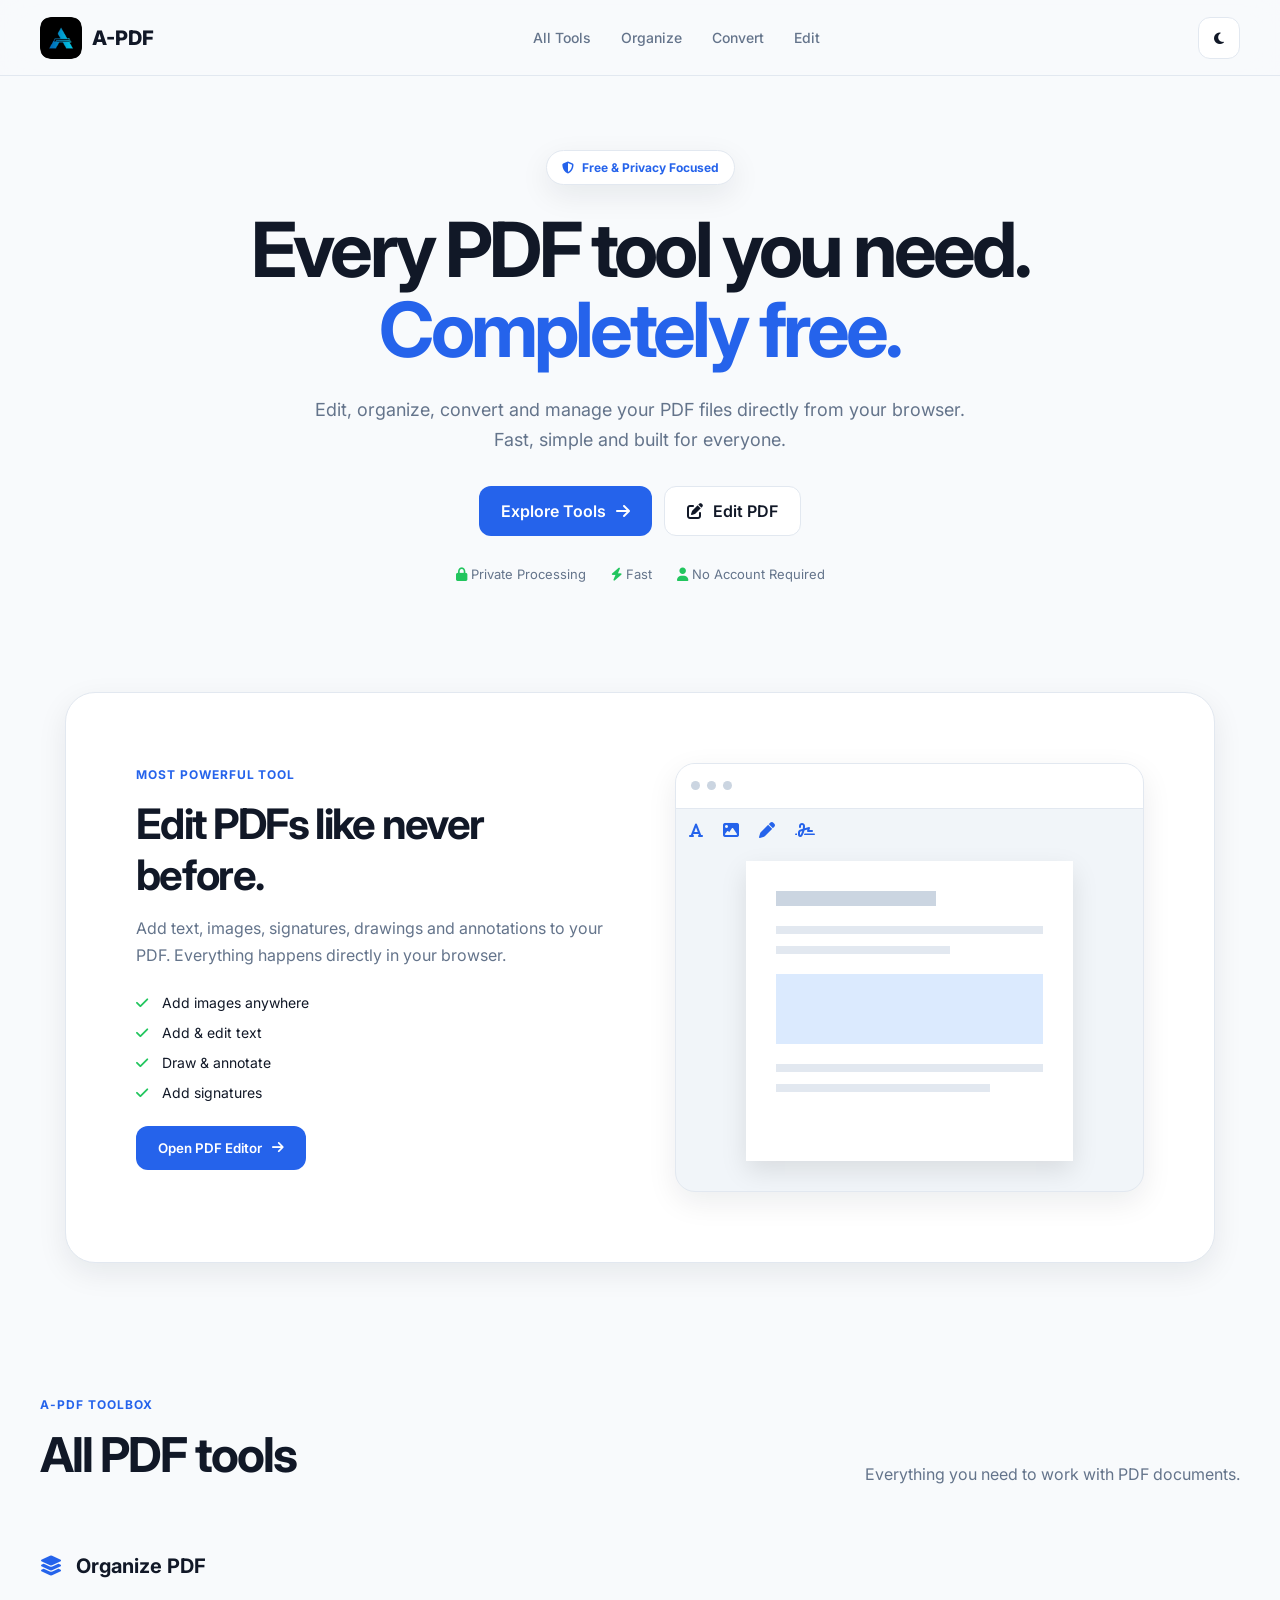
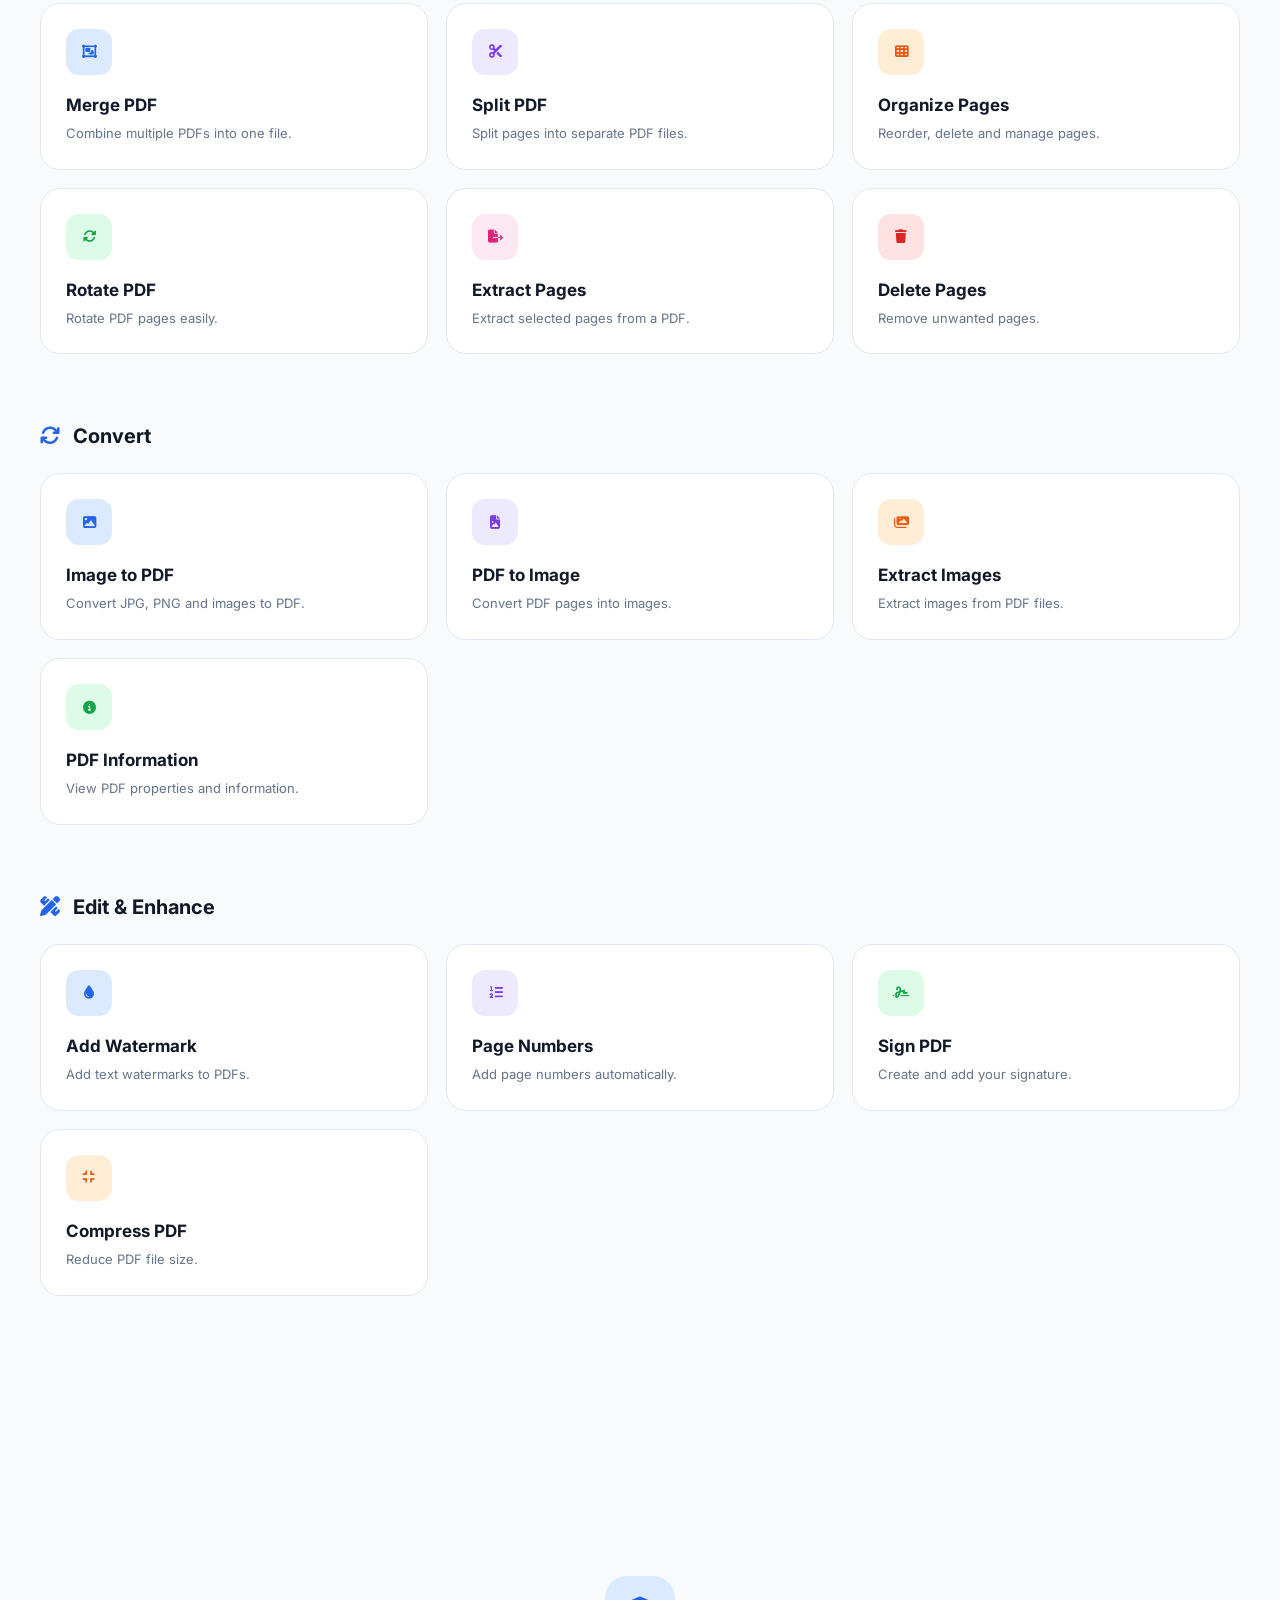
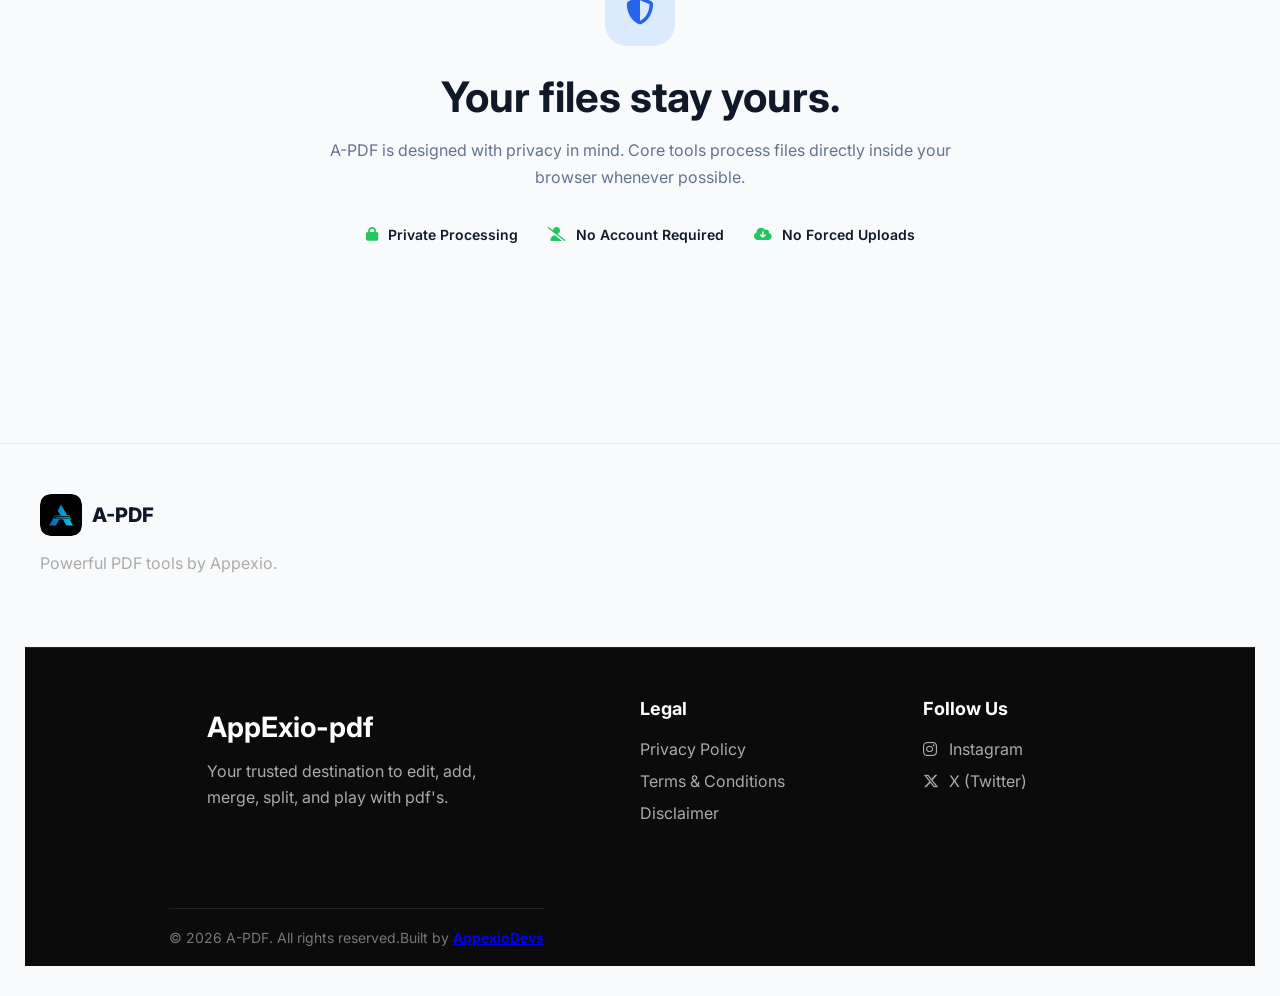
<file: index.html>
<!DOCTYPE html>
<html lang="en">
<head>
  <meta charset="UTF-8">
  <meta name="viewport" content="width=device-width, initial-scale=1.0">

  <title>A-PDF — Free Online PDF Tools</title>
  <link rel="icon" type="image/png" href="favicon.png">
  <meta name="description" content="A-PDF by Appexio. Free, fast and private PDF tools to edit, merge, split, convert and organize PDFs.A fully organized and optimized free pdf editor, organize, add, delete pages, merge, extract pdfs.">

  <link rel="preconnect" href="https://fonts.googleapis.com">
  <link rel="preconnect" href="https://fonts.gstatic.com" crossorigin>
  <link href="https://fonts.googleapis.com/css2?family=Inter:wght@400;500;600;700;800&display=swap" rel="stylesheet">

  <link rel="stylesheet" href="style.css">

  <!-- Icons -->
  <link rel="stylesheet"
    href="https://cdnjs.cloudflare.com/ajax/libs/font-awesome/6.5.2/css/all.min.css">
</head>

<body>

  <!-- NAVBAR -->
  <header class="navbar">
    <a href="#" class="logo">
      <img src="logo.png" alt="A-PDF Logo" class="logo-image">
     <span>A-PDF</span>
    </a>

    <nav class="nav-links">
      <a href="#tools">All Tools</a>
      <a href="#organize">Organize</a>
      <a href="#convert">Convert</a>
      <a href="#edit">Edit</a>
    </nav>

    <button class="theme-btn" id="themeBtn" aria-label="Toggle theme">
      <i class="fa-solid fa-moon"></i>
    </button>
  </header>


  <!-- HERO -->
  <main>

    <section class="hero">
      <div class="hero-badge">
        <i class="fa-solid fa-shield-halved"></i>
        Free & Privacy Focused
      </div>

      <h1>Every PDF tool you need.<br><span>Completely free.</span></h1>

      <p>
        Edit, organize, convert and manage your PDF files directly from your browser.
        Fast, simple and built for everyone.
      </p>

      <div class="hero-buttons">
        <a href="#tools" class="btn btn-primary">
          Explore Tools <i class="fa-solid fa-arrow-right"></i>
        </a>

        <a href="#editor" class="btn btn-secondary">
          <i class="fa-solid fa-pen-to-square"></i>
          Edit PDF
        </a>
      </div>

      <div class="trust-row">
        <span><i class="fa-solid fa-lock"></i> Private Processing</span>
        <span><i class="fa-solid fa-bolt"></i> Fast</span>
        <span><i class="fa-solid fa-user"></i> No Account Required</span>
      </div>
    </section>


    <!-- FEATURED EDITOR -->
    <section class="featured" id="editor">

      <div class="featured-content">
        <div class="section-tag">MOST POWERFUL TOOL</div>

        <h2>Edit PDFs like never before.</h2>

        <p>
          Add text, images, signatures, drawings and annotations to your PDF.
          Everything happens directly in your browser.
        </p>

        <ul>
          <li><i class="fa-solid fa-check"></i> Add images anywhere</li>
          <li><i class="fa-solid fa-check"></i> Add & edit text</li>
          <li><i class="fa-solid fa-check"></i> Draw & annotate</li>
          <li><i class="fa-solid fa-check"></i> Add signatures</li>
        </ul>

        <button class="btn btn-primary tool-button" data-tool="editor">
          Open PDF Editor
          <i class="fa-solid fa-arrow-right"></i>
        </button>
      </div>

      <div class="editor-preview">
        <div class="fake-window">
          <div class="window-top">
            <span></span><span></span><span></span>
          </div>

          <div class="fake-toolbar">
            <i class="fa-solid fa-font"></i>
            <i class="fa-solid fa-image"></i>
            <i class="fa-solid fa-pen"></i>
            <i class="fa-solid fa-signature"></i>
          </div>

          <div class="fake-paper">
            <div class="paper-title"></div>
            <div class="paper-line"></div>
            <div class="paper-line short"></div>
            <div class="fake-image"></div>
            <div class="paper-line"></div>
            <div class="paper-line medium"></div>
          </div>
        </div>
      </div>

    </section>


    <!-- ALL TOOLS -->
    <section class="tools-section" id="tools">

      <div class="section-heading">
        <div>
          <div class="section-tag">A-PDF TOOLBOX</div>
          <h2>All PDF tools</h2>
        </div>

        <p>Everything you need to work with PDF documents.</p>
      </div>


      <!-- ORGANIZE -->
      <div class="tool-category" id="organize">
        <h3><i class="fa-solid fa-layer-group"></i> Organize PDF</h3>

        <div class="tools-grid">

          <button class="tool-card" data-tool="merge">
            <div class="tool-icon blue"><i class="fa-solid fa-object-group"></i></div>
            <h4>Merge PDF</h4>
            <p>Combine multiple PDFs into one file.</p>
          </button>

          <button class="tool-card" data-tool="split">
            <div class="tool-icon purple"><i class="fa-solid fa-scissors"></i></div>
            <h4>Split PDF</h4>
            <p>Split pages into separate PDF files.</p>
          </button>

          <button class="tool-card" data-tool="organize">
            <div class="tool-icon orange"><i class="fa-solid fa-table-cells"></i></div>
            <h4>Organize Pages</h4>
            <p>Reorder, delete and manage pages.</p>
          </button>

          <button class="tool-card" data-tool="rotate">
            <div class="tool-icon green"><i class="fa-solid fa-rotate"></i></div>
            <h4>Rotate PDF</h4>
            <p>Rotate PDF pages easily.</p>
          </button>

          <button class="tool-card" data-tool="extract">
            <div class="tool-icon pink"><i class="fa-solid fa-file-export"></i></div>
            <h4>Extract Pages</h4>
            <p>Extract selected pages from a PDF.</p>
          </button>

          <button class="tool-card" data-tool="delete">
            <div class="tool-icon red"><i class="fa-solid fa-trash"></i></div>
            <h4>Delete Pages</h4>
            <p>Remove unwanted pages.</p>
          </button>

        </div>
      </div>


      <!-- CONVERT -->
      <div class="tool-category" id="convert">
        <h3><i class="fa-solid fa-arrows-rotate"></i> Convert</h3>

        <div class="tools-grid">

          <button class="tool-card" data-tool="images-to-pdf">
            <div class="tool-icon blue"><i class="fa-solid fa-image"></i></div>
            <h4>Image to PDF</h4>
            <p>Convert JPG, PNG and images to PDF.</p>
          </button>

          <button class="tool-card" data-tool="pdf-to-image">
            <div class="tool-icon purple"><i class="fa-solid fa-file-image"></i></div>
            <h4>PDF to Image</h4>
            <p>Convert PDF pages into images.</p>
          </button>

          <button class="tool-card" data-tool="extract-images">
            <div class="tool-icon orange"><i class="fa-solid fa-images"></i></div>
            <h4>Extract Images</h4>
            <p>Extract images from PDF files.</p>
          </button>

          <button class="tool-card" data-tool="metadata">
            <div class="tool-icon green"><i class="fa-solid fa-circle-info"></i></div>
            <h4>PDF Information</h4>
            <p>View PDF properties and information.</p>
          </button>

        </div>
      </div>


      <!-- EDIT -->
      <div class="tool-category" id="edit">
        <h3><i class="fa-solid fa-pen-ruler"></i> Edit & Enhance</h3>

        <div class="tools-grid">

          <button class="tool-card" data-tool="watermark">
            <div class="tool-icon blue"><i class="fa-solid fa-droplet"></i></div>
            <h4>Add Watermark</h4>
            <p>Add text watermarks to PDFs.</p>
          </button>

          <button class="tool-card" data-tool="page-numbers">
            <div class="tool-icon purple"><i class="fa-solid fa-list-ol"></i></div>
            <h4>Page Numbers</h4>
            <p>Add page numbers automatically.</p>
          </button>

          <button class="tool-card" data-tool="sign">
            <div class="tool-icon green"><i class="fa-solid fa-signature"></i></div>
            <h4>Sign PDF</h4>
            <p>Create and add your signature.</p>
          </button>

          <button class="tool-card" data-tool="compress">
            <div class="tool-icon orange"><i class="fa-solid fa-compress"></i></div>
            <h4>Compress PDF</h4>
            <p>Reduce PDF file size.</p>
          </button>

        </div>
      </div>

    </section>


    <!-- PRIVACY -->
    <section class="privacy">

      <div class="privacy-icon">
        <i class="fa-solid fa-shield-halved"></i>
      </div>

      <h2>Your files stay yours.</h2>

      <p>
        A-PDF is designed with privacy in mind. Core tools process files
        directly inside your browser whenever possible.
      </p>

      <div class="privacy-items">
        <div>
          <i class="fa-solid fa-lock"></i>
          <span>Private Processing</span>
        </div>

        <div>
          <i class="fa-solid fa-user-slash"></i>
          <span>No Account Required</span>
        </div>

        <div>
          <i class="fa-solid fa-cloud-arrow-down"></i>
          <span>No Forced Uploads</span>
        </div>
      </div>

    </section>


  </main>


  <!-- FOOTER -->
  <footer>

    <div class="footer-brand">
      <div class="logo">
        <img src="logo.png" alt="A-PDF Logo" class="logo-image">
     <span>A-PDF</span>
      </div>

      <p>Powerful PDF tools by Appexio.</p>
    </div>

    <footer class="site-footer">
  <div class="footer-container">

    <!-- Brand -->
    <div class="footer-brand">
      <h2>AppExio-pdf</h2>
      <p>Your trusted destination to edit, add, merge, split, and play with pdf's.</p>
    </div>

    <!-- Legal -->
    <div class="footer-column">
      <h3>Legal</h3>
      <a href="privacy.html">Privacy Policy</a>
      <a href="terms.html">Terms & Conditions</a>
      <a href="disclaimer.html">Disclaimer</a>
    </div>

    <!-- Social -->
    <div class="footer-column">
      <h3>Follow Us</h3>
      <a href="https://instagram.com/appexiodev" target="_blank">
        <i class="fa-brands fa-instagram"></i> Instagram
      </a>

      <a href="https://x.com/appexiodev" target="_blank">
        <i class="fa-brands fa-x-twitter"></i> X (Twitter)
      </a>
      
    </div>

    <div class="footer-bottom">
      <span>© 2026 A-PDF. All rights reserved.</span>
      
      <span>Built by <strong><a href="https://appexiodev.github.io">
      AppexioDevs
    </a> </strong>
      </span>
      
    </div>

  </footer>
  

  <script src="script.js"></script>

    <style>/* =========================
   FOOTER
========================= */

.site-footer {
  background: #0b0b0b;
  color: white;
  padding: 50px 8% 20px;
  margin-top: 70px;
  border-top: 1px solid #222;
}

.footer-container {
  display: grid;
  grid-template-columns: 2fr 1fr 1fr;
  gap: 50px;
  max-width: 1200px;
  margin: auto;
}

.footer-brand h2 {
  font-size: 28px;
  margin-bottom: 12px;
}

.footer-brand p {
  color: #aaa;
  line-height: 1.6;
  max-width: 300px;
}

.footer-column {
  display: flex;
  flex-direction: column;
  gap: 12px;
}

.footer-column h3 {
  font-size: 18px;
  margin-bottom: 8px;
}

.footer-column a {
  color: #aaa;
  text-decoration: none;
  transition: 0.3s;
}

.footer-column a:hover {
  color: #ffffff;
  transform: translateX(4px);
}

.footer-column i {
  width: 22px;
}

.footer-bottom {
  border-top: 1px solid #222;
  margin-top: 35px;
  padding-top: 20px;
  text-align: center;
  color: #777;
  font-size: 14px;
}

/* Mobile Responsive */
@media (max-width: 768px) {
  .site-footer {
    padding: 40px 25px 20px;
  }

  .footer-container {
    grid-template-columns: 1fr;
    gap: 35px;
  }
}
    </style>

</body>
</html>
</file>
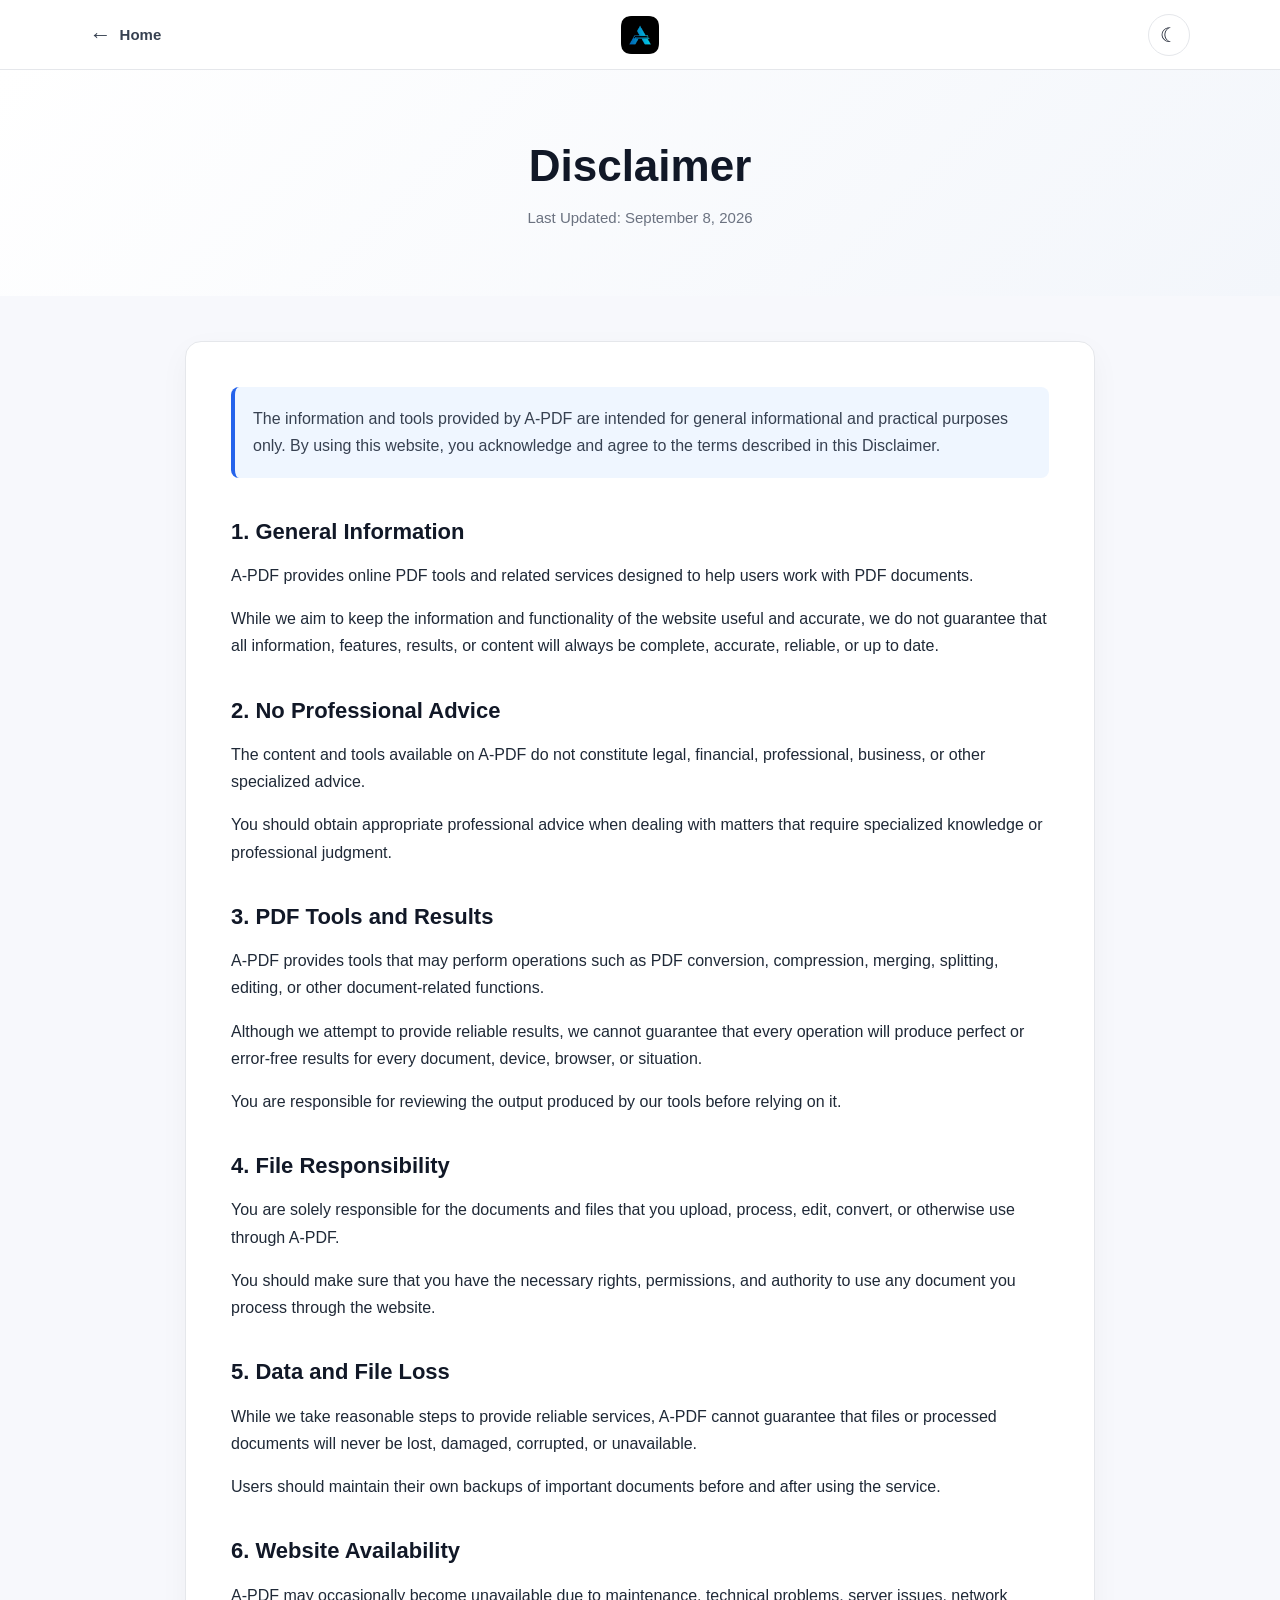
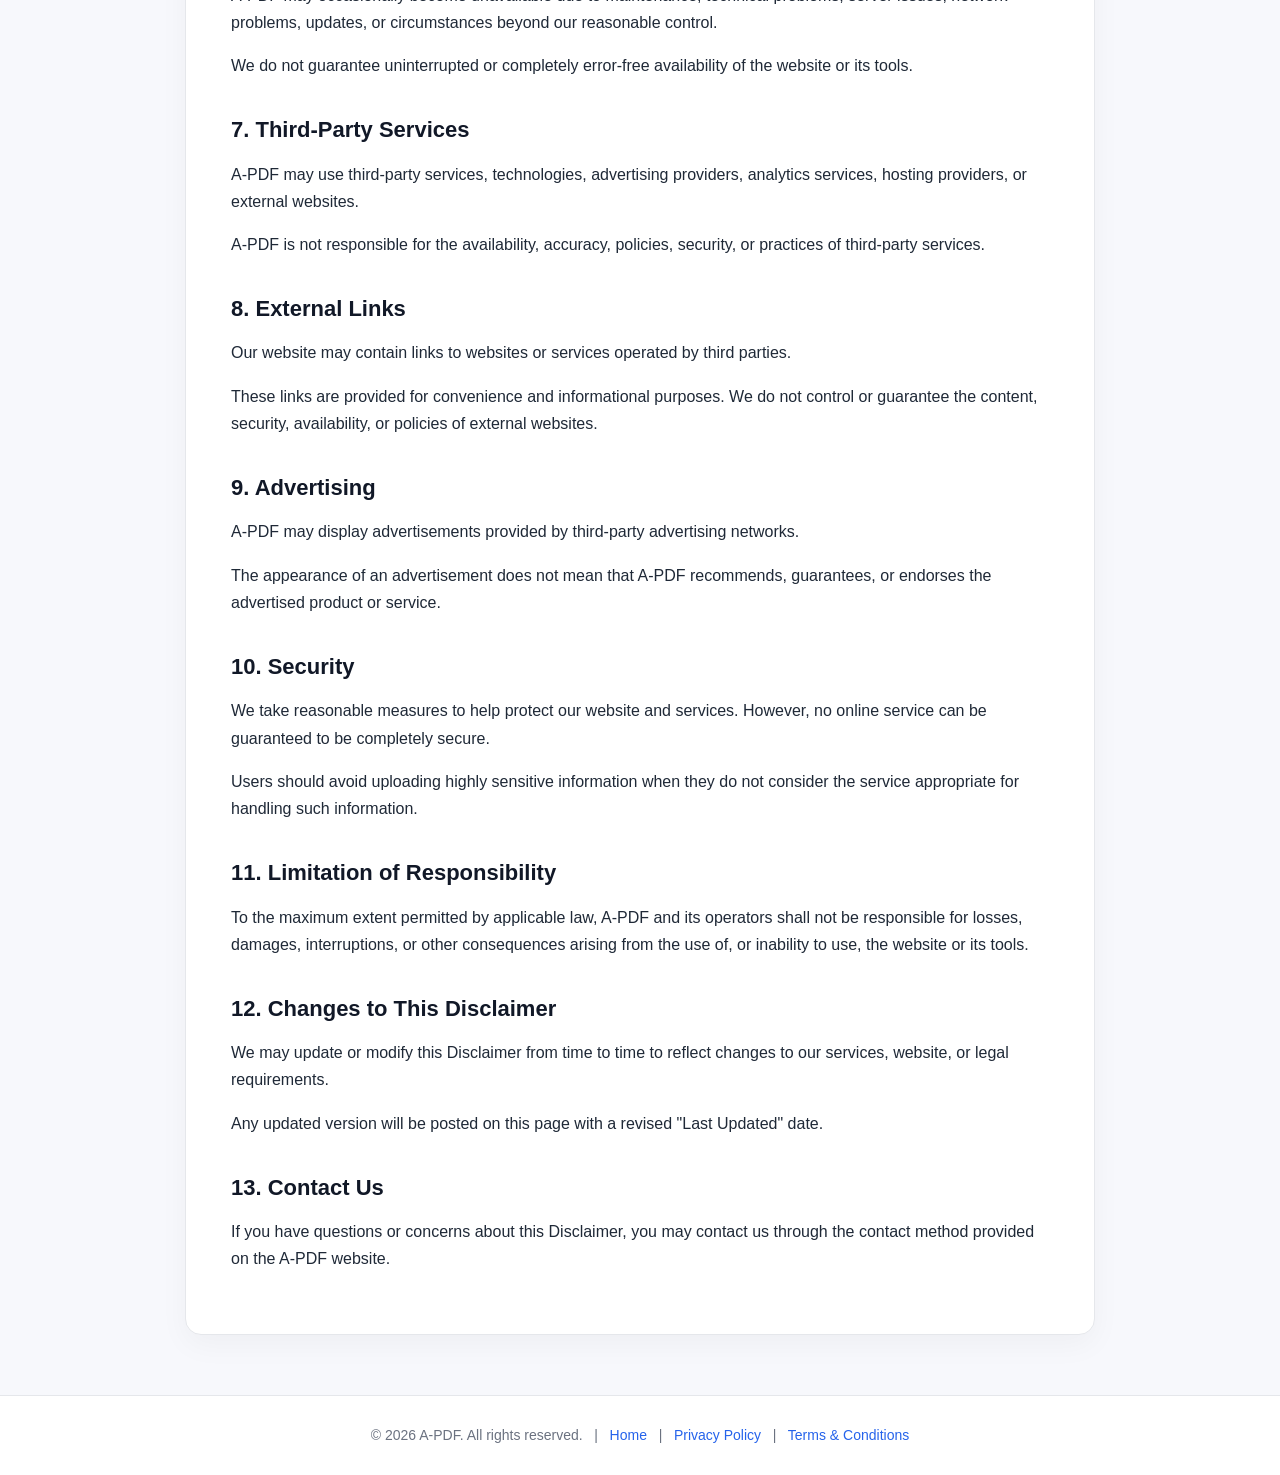
<file: Disclaimer.html>
<!DOCTYPE html>
<html lang="en">
<head>
  <meta charset="UTF-8">

  <meta name="viewport" content="width=device-width, initial-scale=1.0">

  <meta
    name="description"
    content="A-PDF Disclaimer — Important information about the use of A-PDF PDF tools and services."
  >

  <title>Disclaimer — A-PDF</title>

  <!-- Prevent theme flash -->
  <script>
    (() => {
      const savedTheme = localStorage.getItem("a-pdf-theme");

      if (savedTheme === "dark") {
        document.documentElement.classList.add("dark");
      }
    })();
  </script>

  <style>
    * {
      box-sizing: border-box;
      margin: 0;
      padding: 0;
    }

    html {
      scroll-behavior: smooth;
    }

    body {
      font-family: Arial, Helvetica, sans-serif;
      background: #f7f8fc;
      color: #1f2937;
      line-height: 1.7;
      transition:
        background 0.3s ease,
        color 0.3s ease;
    }

    /* =========================
       HEADER
    ========================= */

    header {
      height: 70px;
      background: #ffffff;
      border-bottom: 1px solid #e5e7eb;

      display: flex;
      align-items: center;

      padding: 0 7%;

      position: sticky;
      top: 0;
      z-index: 1000;

      transition:
        background 0.3s ease,
        border-color 0.3s ease;
    }

    .back-btn {
      display: inline-flex;
      align-items: center;
      gap: 8px;

      text-decoration: none;

      color: #374151;

      font-size: 15px;
      font-weight: 600;

      transition: color 0.25s ease;
    }

    .back-btn:hover {
      color: #2563eb;
    }

    .back-arrow {
      font-size: 22px;
      line-height: 1;
    }

    /* =========================
       LOGO
    ========================= */

    .logo {
      position: absolute;

      left: 50%;
      top: 50%;

      transform: translate(-50%, -50%);

      display: flex;
      align-items: center;
      justify-content: center;

      width: 160px;
      height: 50px;

      text-decoration: none;
    }

    .logo img {
      display: block;

      width: auto;
      height: 38px;

      max-width: 150px;

      object-fit: contain;
    }

    /* =========================
       THEME BUTTON
    ========================= */

    .theme-btn {
      position: absolute;
      right: 7%;

      width: 42px;
      height: 42px;

      border: 1px solid #e5e7eb;
      border-radius: 50%;

      background: #ffffff;
      color: #111827;

      font-size: 20px;

      cursor: pointer;

      display: flex;
      align-items: center;
      justify-content: center;

      transition:
        background 0.25s ease,
        color 0.25s ease,
        border-color 0.25s ease,
        transform 0.25s ease;
    }

    .theme-btn:hover {
      transform: scale(1.06);
    }

    /* =========================
       HERO
    ========================= */

    .hero {
      text-align: center;

      padding: 70px 20px 50px;

      background:
        linear-gradient(
          135deg,
          #ffffff,
          #f3f6fb
        );

      transition:
        background 0.3s ease;
    }

    .hero h1 {
      font-size: 44px;
      line-height: 1.2;

      color: #111827;

      margin-bottom: 12px;
    }

    .hero p {
      color: #6b7280;

      font-size: 15px;
    }

    /* =========================
       CONTENT
    ========================= */

    .container {
      max-width: 950px;

      margin: 45px auto;

      padding: 0 20px;
    }

    .disclaimer-card {
      background: #ffffff;

      border: 1px solid #e5e7eb;

      border-radius: 16px;

      padding: 45px;

      box-shadow:
        0 10px 30px rgba(0, 0, 0, 0.04);

      transition:
        background 0.3s ease,
        border-color 0.3s ease;
    }

    /* =========================
       INTRO
    ========================= */

    .intro {
      background: #eff6ff;

      border-left: 4px solid #2563eb;

      padding: 18px;

      border-radius: 8px;

      margin-bottom: 35px;

      color: #374151;

      transition:
        background 0.3s ease,
        color 0.3s ease;
    }

    /* =========================
       TEXT
    ========================= */

    h2 {
      font-size: 22px;

      color: #111827;

      margin-top: 32px;
      margin-bottom: 12px;

      transition: color 0.3s ease;
    }

    h2:first-of-type {
      margin-top: 0;
    }

    p {
      margin-bottom: 16px;
    }

    ul {
      margin:
        10px 0 20px 22px;
    }

    li {
      margin-bottom: 8px;
    }

    a {
      color: #2563eb;
      text-decoration: none;
    }

    a:hover {
      text-decoration: underline;
    }

    /* =========================
       FOOTER
    ========================= */

    footer {
      margin-top: 60px;

      padding: 28px 20px;

      text-align: center;

      background: #ffffff;

      border-top: 1px solid #e5e7eb;

      color: #6b7280;

      font-size: 14px;

      transition:
        background 0.3s ease,
        border-color 0.3s ease,
        color 0.3s ease;
    }

    footer a {
      color: #2563eb;
      text-decoration: none;
    }

    footer a:hover {
      text-decoration: underline;
    }

    /* =========================
       DARK MODE
    ========================= */

    html.dark body {
      background: #0f172a;
      color: #e5e7eb;
    }

    html.dark header {
      background: #111827;
      border-color: #1f2937;
    }

    html.dark .back-btn {
      color: #e5e7eb;
    }

    html.dark .back-btn:hover {
      color: #60a5fa;
    }

    html.dark .theme-btn {
      background: #1f2937;
      border-color: #374151;
      color: #f9fafb;
    }

    html.dark .hero {
      background:
        linear-gradient(
          135deg,
          #111827,
          #0f172a
        );
    }

    html.dark .hero h1 {
      color: #f9fafb;
    }

    html.dark .hero p {
      color: #9ca3af;
    }

    html.dark .disclaimer-card {
      background: #111827;
      border-color: #1f2937;

      box-shadow: none;
    }

    html.dark .intro {
      background: #172554;
      border-color: #3b82f6;
      color: #dbeafe;
    }

    html.dark h2 {
      color: #f9fafb;
    }

    html.dark p,
    html.dark ul {
      color: #cbd5e1;
    }

    html.dark footer {
      background: #111827;
      border-color: #1f2937;
      color: #9ca3af;
    }

    html.dark footer a {
      color: #60a5fa;
    }

    /* =========================
       MOBILE
    ========================= */

    @media (max-width: 600px) {

      header {
        height: 64px;
        padding: 0 18px;
      }

      .back-btn {
        font-size: 14px;
      }

      .back-arrow {
        font-size: 27px;
      }

      .back-text {
        display: none;
      }

      .logo {
        width: 130px;
        height: 45px;
      }

      .logo img {
        height: 34px;
        max-width: 125px;
      }

      .theme-btn {
        right: 18px;

        width: 38px;
        height: 38px;

        font-size: 18px;
      }

      .hero {
        padding:
          50px 20px 35px;
      }

      .hero h1 {
        font-size: 34px;
      }

      .container {
        margin: 30px auto;
        padding: 0 15px;
      }

      .disclaimer-card {
        padding: 25px 20px;
        border-radius: 12px;
      }

      h2 {
        font-size: 20px;
      }

      p,
      li {
        font-size: 15px;
      }

      footer {
        padding:
          25px 15px;
      }
    }
  </style>
</head>

<body>

  <!-- =========================
       HEADER
  ========================= -->

  <header>

    <a href="index.html" class="back-btn">
      <span class="back-arrow">←</span>
      <span class="back-text">Home</span>
    </a>

    <a href="index.html" class="logo">
      <img
        src="logo.png"
        alt="A-PDF Logo"
      >
    </a>

    <button
      id="themeToggle"
      class="theme-btn"
      aria-label="Toggle dark mode"
      title="Toggle theme">
      ☾
    </button>

  </header>


  <!-- =========================
       HERO
  ========================= -->

  <section class="hero">

    <h1>Disclaimer</h1>

    <p>
      Last Updated: September 8, 2026
    </p>

  </section>


  <!-- =========================
       CONTENT
  ========================= -->

  <main class="container">

    <article class="disclaimer-card">

      <div class="intro">
        The information and tools provided by A-PDF are intended
        for general informational and practical purposes only.
        By using this website, you acknowledge and agree to the
        terms described in this Disclaimer.
      </div>


      <h2>1. General Information</h2>

      <p>
        A-PDF provides online PDF tools and related services
        designed to help users work with PDF documents.
      </p>

      <p>
        While we aim to keep the information and functionality
        of the website useful and accurate, we do not guarantee
        that all information, features, results, or content will
        always be complete, accurate, reliable, or up to date.
      </p>


      <h2>2. No Professional Advice</h2>

      <p>
        The content and tools available on A-PDF do not constitute
        legal, financial, professional, business, or other
        specialized advice.
      </p>

      <p>
        You should obtain appropriate professional advice when
        dealing with matters that require specialized knowledge
        or professional judgment.
      </p>


      <h2>3. PDF Tools and Results</h2>

      <p>
        A-PDF provides tools that may perform operations such as
        PDF conversion, compression, merging, splitting,
        editing, or other document-related functions.
      </p>

      <p>
        Although we attempt to provide reliable results, we cannot
        guarantee that every operation will produce perfect or
        error-free results for every document, device, browser,
        or situation.
      </p>

      <p>
        You are responsible for reviewing the output produced by
        our tools before relying on it.
      </p>


      <h2>4. File Responsibility</h2>

      <p>
        You are solely responsible for the documents and files
        that you upload, process, edit, convert, or otherwise use
        through A-PDF.
      </p>

      <p>
        You should make sure that you have the necessary rights,
        permissions, and authority to use any document you process
        through the website.
      </p>


      <h2>5. Data and File Loss</h2>

      <p>
        While we take reasonable steps to provide reliable
        services, A-PDF cannot guarantee that files or processed
        documents will never be lost, damaged, corrupted, or
        unavailable.
      </p>

      <p>
        Users should maintain their own backups of important
        documents before and after using the service.
      </p>


      <h2>6. Website Availability</h2>

      <p>
        A-PDF may occasionally become unavailable due to
        maintenance, technical problems, server issues,
        network problems, updates, or circumstances beyond
        our reasonable control.
      </p>

      <p>
        We do not guarantee uninterrupted or completely
        error-free availability of the website or its tools.
      </p>


      <h2>7. Third-Party Services</h2>

      <p>
        A-PDF may use third-party services, technologies,
        advertising providers, analytics services, hosting
        providers, or external websites.
      </p>

      <p>
        A-PDF is not responsible for the availability,
        accuracy, policies, security, or practices of
        third-party services.
      </p>


      <h2>8. External Links</h2>

      <p>
        Our website may contain links to websites or services
        operated by third parties.
      </p>

      <p>
        These links are provided for convenience and informational
        purposes. We do not control or guarantee the content,
        security, availability, or policies of external websites.
      </p>


      <h2>9. Advertising</h2>

      <p>
        A-PDF may display advertisements provided by third-party
        advertising networks.
      </p>

      <p>
        The appearance of an advertisement does not mean that
        A-PDF recommends, guarantees, or endorses the advertised
        product or service.
      </p>


      <h2>10. Security</h2>

      <p>
        We take reasonable measures to help protect our website
        and services. However, no online service can be guaranteed
        to be completely secure.
      </p>

      <p>
        Users should avoid uploading highly sensitive information
        when they do not consider the service appropriate for
        handling such information.
      </p>


      <h2>11. Limitation of Responsibility</h2>

      <p>
        To the maximum extent permitted by applicable law,
        A-PDF and its operators shall not be responsible for
        losses, damages, interruptions, or other consequences
        arising from the use of, or inability to use, the
        website or its tools.
      </p>


      <h2>12. Changes to This Disclaimer</h2>

      <p>
        We may update or modify this Disclaimer from time to time
        to reflect changes to our services, website, or legal
        requirements.
      </p>

      <p>
        Any updated version will be posted on this page with a
        revised "Last Updated" date.
      </p>


      <h2>13. Contact Us</h2>

      <p>
        If you have questions or concerns about this Disclaimer,
        you may contact us through the contact method provided
        on the A-PDF website.
      </p>

    </article>

  </main>


  <!-- =========================
       FOOTER
  ========================= -->

  <footer>

    © 2026 A-PDF. All rights reserved.

    &nbsp; | &nbsp;

    <a href="index.html">Home</a>

    &nbsp; | &nbsp;

    <a href="privacy-policy.html">
      Privacy Policy
    </a>

    &nbsp; | &nbsp;

    <a href="terms.html">
      Terms &amp; Conditions
    </a>

  </footer>


  <!-- =========================
       THEME SCRIPT
  ========================= -->

  <script>

    const themeToggle =
      document.getElementById("themeToggle");

    const isDark =
      document.documentElement.classList.contains("dark");

    themeToggle.textContent =
      isDark ? "☀" : "☾";


    themeToggle.addEventListener("click", function () {

      document.documentElement.classList.toggle("dark");

      const darkMode =
        document.documentElement.classList.contains("dark");

      themeToggle.textContent =
        darkMode ? "☀" : "☾";

      localStorage.setItem(
        "a-pdf-theme",
        darkMode ? "dark" : "light"
      );

    });

  </script>

</body>
</html>
</file>
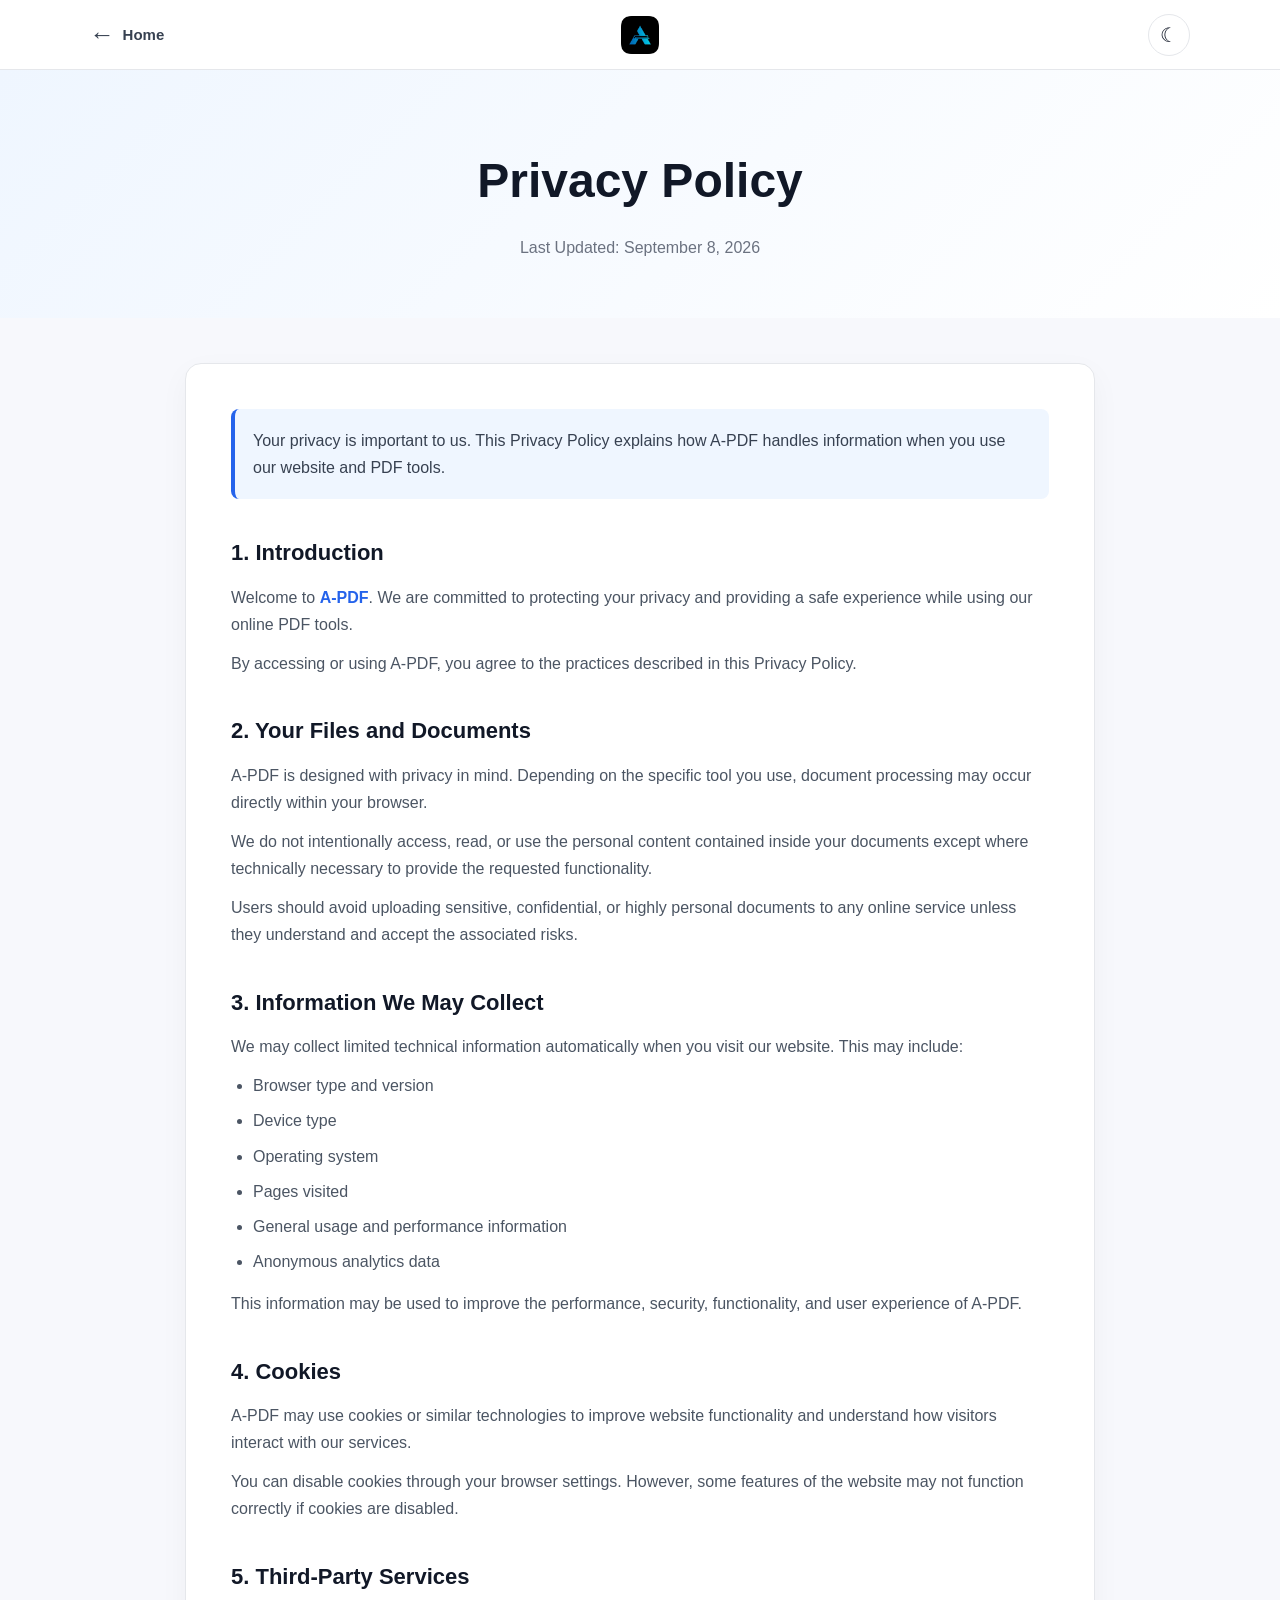
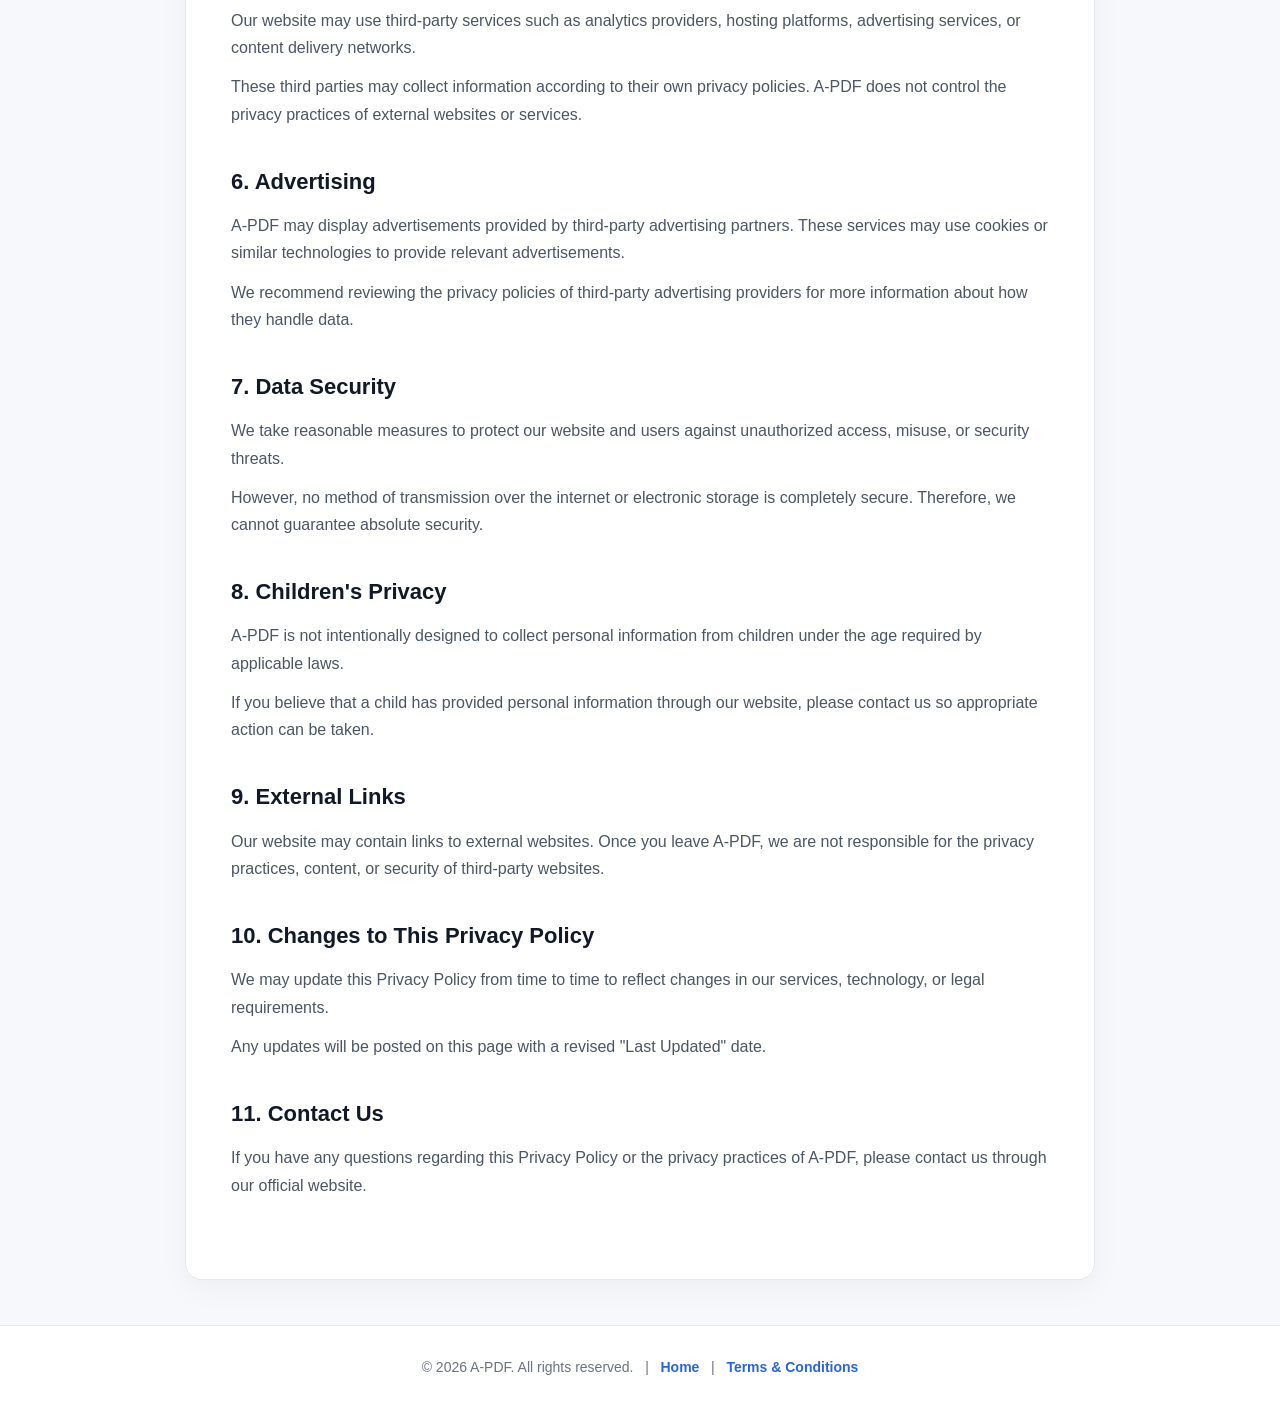
<file: privacy.html>
<!DOCTYPE html>

<html lang="en">
<head>
  <meta charset="UTF-8">
  <meta name="viewport" content="width=device-width, initial-scale=1.0">

  <title>Privacy Policy | A-PDF</title>
  <meta name="description" content="Read the A-PDF Privacy Policy to understand how we handle privacy, documents, and information.">

  <style>
    * {
      margin: 0;
      padding: 0;
      box-sizing: border-box;
    }

    html {
      scroll-behavior: smooth;
    }

    body {
      font-family: Arial, Helvetica, sans-serif;
      background: #f7f8fc;
      color: #1f2937;
      line-height: 1.7;
      transition: background 0.3s ease, color 0.3s ease;
    }

    /* ================= HEADER ================= */

    header {
      height: 70px;
      background: #ffffff;
      border-bottom: 1px solid #e5e7eb;

      display: flex;
      align-items: center;

      padding: 0 7%;

      position: sticky;
      top: 0;
      z-index: 1000;

      transition: background 0.3s ease, border-color 0.3s ease;
    }

    /* HOME */

    .back-btn {
      display: inline-flex;
      align-items: center;
      gap: 8px;

      text-decoration: none;

      color: #374151;

      font-size: 15px;
      font-weight: 600;

      transition: color 0.25s ease;
    }

    .back-btn:hover {
      color: #2563eb;
    }

    .back-arrow {
      font-size: 25px;
      line-height: 1;

      transition: transform 0.25s ease;
    }

    .back-btn:hover .back-arrow {
      transform: translateX(-4px);
    }


    /* LOGO */

    .logo {
      position: absolute;

      left: 50%;
      top: 50%;

      transform: translate(-50%, -50%);

      display: flex;
      align-items: center;
      justify-content: center;

      width: 160px;
      height: 50px;

      text-decoration: none;
    }

    .logo img {
      display: block;

      width: auto;
      height: 38px;

      max-width: 150px;

      object-fit: contain;
    }


    /* THEME BUTTON */

    .theme-btn {
      position: absolute;

      right: 7%;

      width: 42px;
      height: 42px;

      border: 1px solid #e5e7eb;

      border-radius: 50%;

      background: #ffffff;
      color: #111827;

      font-size: 20px;

      cursor: pointer;

      display: flex;
      align-items: center;
      justify-content: center;

      transition:
        background 0.25s ease,
        color 0.25s ease,
        border-color 0.25s ease,
        transform 0.25s ease;
    }

    .theme-btn:hover {
      transform: scale(1.06);
    }


    /* ================= HERO ================= */

    .hero {
      text-align: center;

      padding: 70px 20px 45px;

      background: linear-gradient(
        135deg,
        #eff6ff,
        #ffffff
      );

      transition: background 0.3s ease;
    }

    .hero h1 {
      font-size: clamp(32px, 5vw, 48px);

      color: #111827;

      margin-bottom: 12px;

      transition: color 0.3s ease;
    }

    .hero p {
      color: #6b7280;

      font-size: 16px;
    }


    /* ================= CONTENT ================= */

    .container {
      max-width: 950px;

      margin: 45px auto;

      padding: 0 20px;
    }

    .policy-card {
      background: #ffffff;

      border: 1px solid #e5e7eb;

      border-radius: 16px;

      padding: 45px;

      box-shadow:
        0 10px 30px rgba(0, 0, 0, 0.04);

      transition:
        background 0.3s ease,
        border-color 0.3s ease;
    }


    /* INTRO */

    .intro {
      background: #eff6ff;

      border-left: 4px solid #2563eb;

      padding: 18px;

      border-radius: 8px;

      margin-bottom: 35px;

      color: #374151;

      transition:
        background 0.3s ease,
        color 0.3s ease;
    }


    /* TEXT */

    section {
      margin-bottom: 35px;
    }

    h2 {
      font-size: 22px;

      color: #111827;

      margin-bottom: 12px;
    }

    p {
      color: #4b5563;

      margin-bottom: 12px;
    }

    ul {
      padding-left: 22px;

      color: #4b5563;

      margin-bottom: 15px;
    }

    li {
      margin-bottom: 8px;
    }

    .highlight {
      font-weight: 600;

      color: #2563eb;
    }


    /* ================= FOOTER ================= */

    footer {
      text-align: center;

      padding: 30px 20px;

      color: #6b7280;

      font-size: 14px;

      border-top: 1px solid #e5e7eb;

      background: #ffffff;

      transition:
        background 0.3s ease,
        border-color 0.3s ease;
    }

    footer a {
      color: #2563eb;

      text-decoration: none;

      font-weight: 600;
    }


    /* ================= DARK MODE ================= */

    body.dark {
      background: #0f172a;
      color: #e5e7eb;
    }

    body.dark header {
      background: #111827;
      border-color: #1f2937;
    }

    body.dark .back-btn {
      color: #e5e7eb;
    }

    body.dark .back-btn:hover {
      color: #60a5fa;
    }

    body.dark .theme-btn {
      background: #1f2937;
      border-color: #374151;
      color: #f9fafb;
    }

    body.dark .hero {
      background: linear-gradient(
        135deg,
        #111827,
        #0f172a
      );
    }

    body.dark .hero h1 {
      color: #f9fafb;
    }

    body.dark .hero p {
      color: #9ca3af;
    }

    body.dark .policy-card {
      background: #111827;
      border-color: #1f2937;
      box-shadow: none;
    }

    body.dark .intro {
      background: #172554;
      border-color: #3b82f6;
      color: #dbeafe;
    }

    body.dark h2 {
      color: #f9fafb;
    }

    body.dark p,
    body.dark ul {
      color: #cbd5e1;
    }

    body.dark .highlight {
      color: #60a5fa;
    }

    body.dark footer {
      background: #111827;
      border-color: #1f2937;
      color: #9ca3af;
    }

    body.dark footer a {
      color: #60a5fa;
    }


    /* ================= MOBILE ================= */

    @media (max-width: 600px) {

      header {
        height: 64px;
        padding: 0 18px;
      }

      .back-btn {
        font-size: 14px;
      }

      .back-arrow {
        font-size: 27px;
      }

      .back-text {
        display: none;
      }

      .logo {
        width: 130px;
        height: 45px;
      }

      .logo img {
        height: 34px;
        max-width: 125px;
      }

      .theme-btn {
        right: 18px;

        width: 38px;
        height: 38px;

        font-size: 18px;
      }

      .hero {
        padding: 50px 20px 35px;
      }

      .hero h1 {
        font-size: 34px;
      }

      .container {
        margin: 30px auto;
        padding: 0 15px;
      }

      .policy-card {
        padding: 25px 20px;
        border-radius: 12px;
      }

      h2 {
        font-size: 20px;
      }
    }
  </style>

</head>

<body>

  <!-- ================= HEADER ================= -->

  <header>


<a href="index.html" class="back-btn">
  <span class="back-arrow">←</span>
  <span class="back-text">Home</span>
</a>


<a href="index.html" class="logo">
  <img src="logo.png" alt="A-PDF Logo">
</a>


<button
  id="themeToggle"
  class="theme-btn"
  aria-label="Toggle dark mode"
  title="Toggle theme">
  ☾
</button>


  </header>

  <!-- ================= HERO ================= -->

  <section class="hero">


<h1>Privacy Policy</h1>

<p>
  Last Updated: September 8, 2026
</p>


  </section>

  <!-- ================= POLICY ================= -->

  <main class="container">


<div class="policy-card">


  <div class="intro">
    Your privacy is important to us. This Privacy Policy explains how
    A-PDF handles information when you use our website and PDF tools.
  </div>


  <section>
    <h2>1. Introduction</h2>

    <p>
      Welcome to <span class="highlight">A-PDF</span>. We are committed
      to protecting your privacy and providing a safe experience while
      using our online PDF tools.
    </p>

    <p>
      By accessing or using A-PDF, you agree to the practices described
      in this Privacy Policy.
    </p>
  </section>


  <section>
    <h2>2. Your Files and Documents</h2>

    <p>
      A-PDF is designed with privacy in mind. Depending on the specific
      tool you use, document processing may occur directly within your
      browser.
    </p>

    <p>
      We do not intentionally access, read, or use the personal content
      contained inside your documents except where technically necessary
      to provide the requested functionality.
    </p>

    <p>
      Users should avoid uploading sensitive, confidential, or highly
      personal documents to any online service unless they understand
      and accept the associated risks.
    </p>
  </section>


  <section>
    <h2>3. Information We May Collect</h2>

    <p>
      We may collect limited technical information automatically when
      you visit our website. This may include:
    </p>

    <ul>
      <li>Browser type and version</li>
      <li>Device type</li>
      <li>Operating system</li>
      <li>Pages visited</li>
      <li>General usage and performance information</li>
      <li>Anonymous analytics data</li>
    </ul>

    <p>
      This information may be used to improve the performance, security,
      functionality, and user experience of A-PDF.
    </p>
  </section>


  <section>
    <h2>4. Cookies</h2>

    <p>
      A-PDF may use cookies or similar technologies to improve website
      functionality and understand how visitors interact with our
      services.
    </p>

    <p>
      You can disable cookies through your browser settings. However,
      some features of the website may not function correctly if cookies
      are disabled.
    </p>
  </section>


  <section>
    <h2>5. Third-Party Services</h2>

    <p>
      Our website may use third-party services such as analytics
      providers, hosting platforms, advertising services, or content
      delivery networks.
    </p>

    <p>
      These third parties may collect information according to their
      own privacy policies. A-PDF does not control the privacy practices
      of external websites or services.
    </p>
  </section>


  <section>
    <h2>6. Advertising</h2>

    <p>
      A-PDF may display advertisements provided by third-party
      advertising partners. These services may use cookies or similar
      technologies to provide relevant advertisements.
    </p>

    <p>
      We recommend reviewing the privacy policies of third-party
      advertising providers for more information about how they handle
      data.
    </p>
  </section>


  <section>
    <h2>7. Data Security</h2>

    <p>
      We take reasonable measures to protect our website and users
      against unauthorized access, misuse, or security threats.
    </p>

    <p>
      However, no method of transmission over the internet or electronic
      storage is completely secure. Therefore, we cannot guarantee
      absolute security.
    </p>
  </section>


  <section>
    <h2>8. Children's Privacy</h2>

    <p>
      A-PDF is not intentionally designed to collect personal information
      from children under the age required by applicable laws.
    </p>

    <p>
      If you believe that a child has provided personal information
      through our website, please contact us so appropriate action can
      be taken.
    </p>
  </section>


  <section>
    <h2>9. External Links</h2>

    <p>
      Our website may contain links to external websites. Once you leave
      A-PDF, we are not responsible for the privacy practices, content,
      or security of third-party websites.
    </p>
  </section>


  <section>
    <h2>10. Changes to This Privacy Policy</h2>

    <p>
      We may update this Privacy Policy from time to time to reflect
      changes in our services, technology, or legal requirements.
    </p>

    <p>
      Any updates will be posted on this page with a revised
      "Last Updated" date.
    </p>
  </section>


  <section>
    <h2>11. Contact Us</h2>

    <p>
      If you have any questions regarding this Privacy Policy or the
      privacy practices of A-PDF, please contact us through our official
      website.
    </p>
  </section>


</div>


  </main>

  <!-- ================= FOOTER ================= -->

  <footer>


© 2026 A-PDF. All rights reserved.

&nbsp; | &nbsp;

<a href="index.html">Home</a>

&nbsp; | &nbsp;

<a href="terms.html">Terms &amp; Conditions</a>


  </footer>

  <!-- ================= THEME SCRIPT ================= -->

  <script>

    const themeToggle =
      document.getElementById("themeToggle");


    /* LOAD SAVED THEME */

    const savedTheme =
      localStorage.getItem("a-pdf-theme");


    if (savedTheme === "dark") {

      document.body.classList.add("dark");

      themeToggle.textContent = "☀";

    } else {

      themeToggle.textContent = "☾";

    }


    /* TOGGLE */

    themeToggle.addEventListener("click", function () {

      document.body.classList.toggle("dark");


      const isDark =
        document.body.classList.contains("dark");


      if (isDark) {

        themeToggle.textContent = "☀";

        localStorage.setItem(
          "a-pdf-theme",
          "dark"
        );

      } else {

        themeToggle.textContent = "☾";

        localStorage.setItem(
          "a-pdf-theme",
          "light"
        );

      }

    });

  </script>

</body>
</html>
</file>
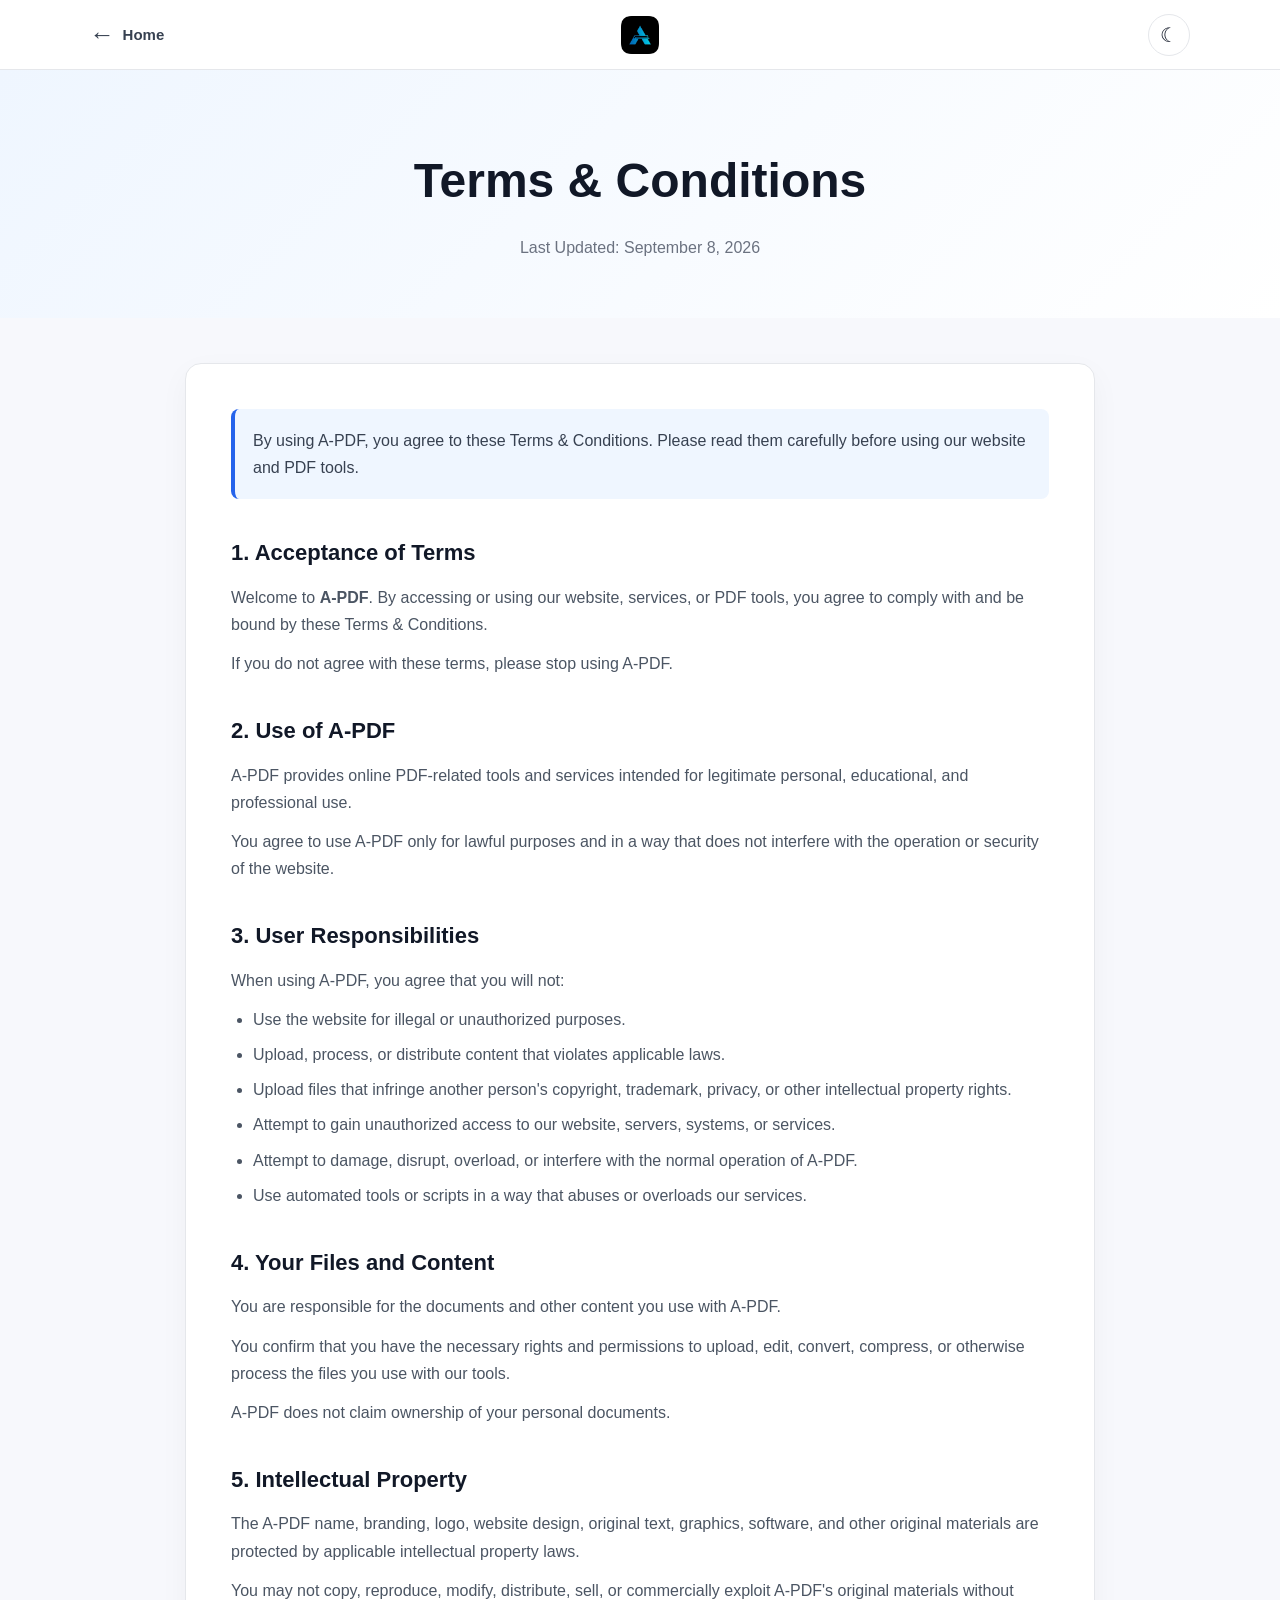
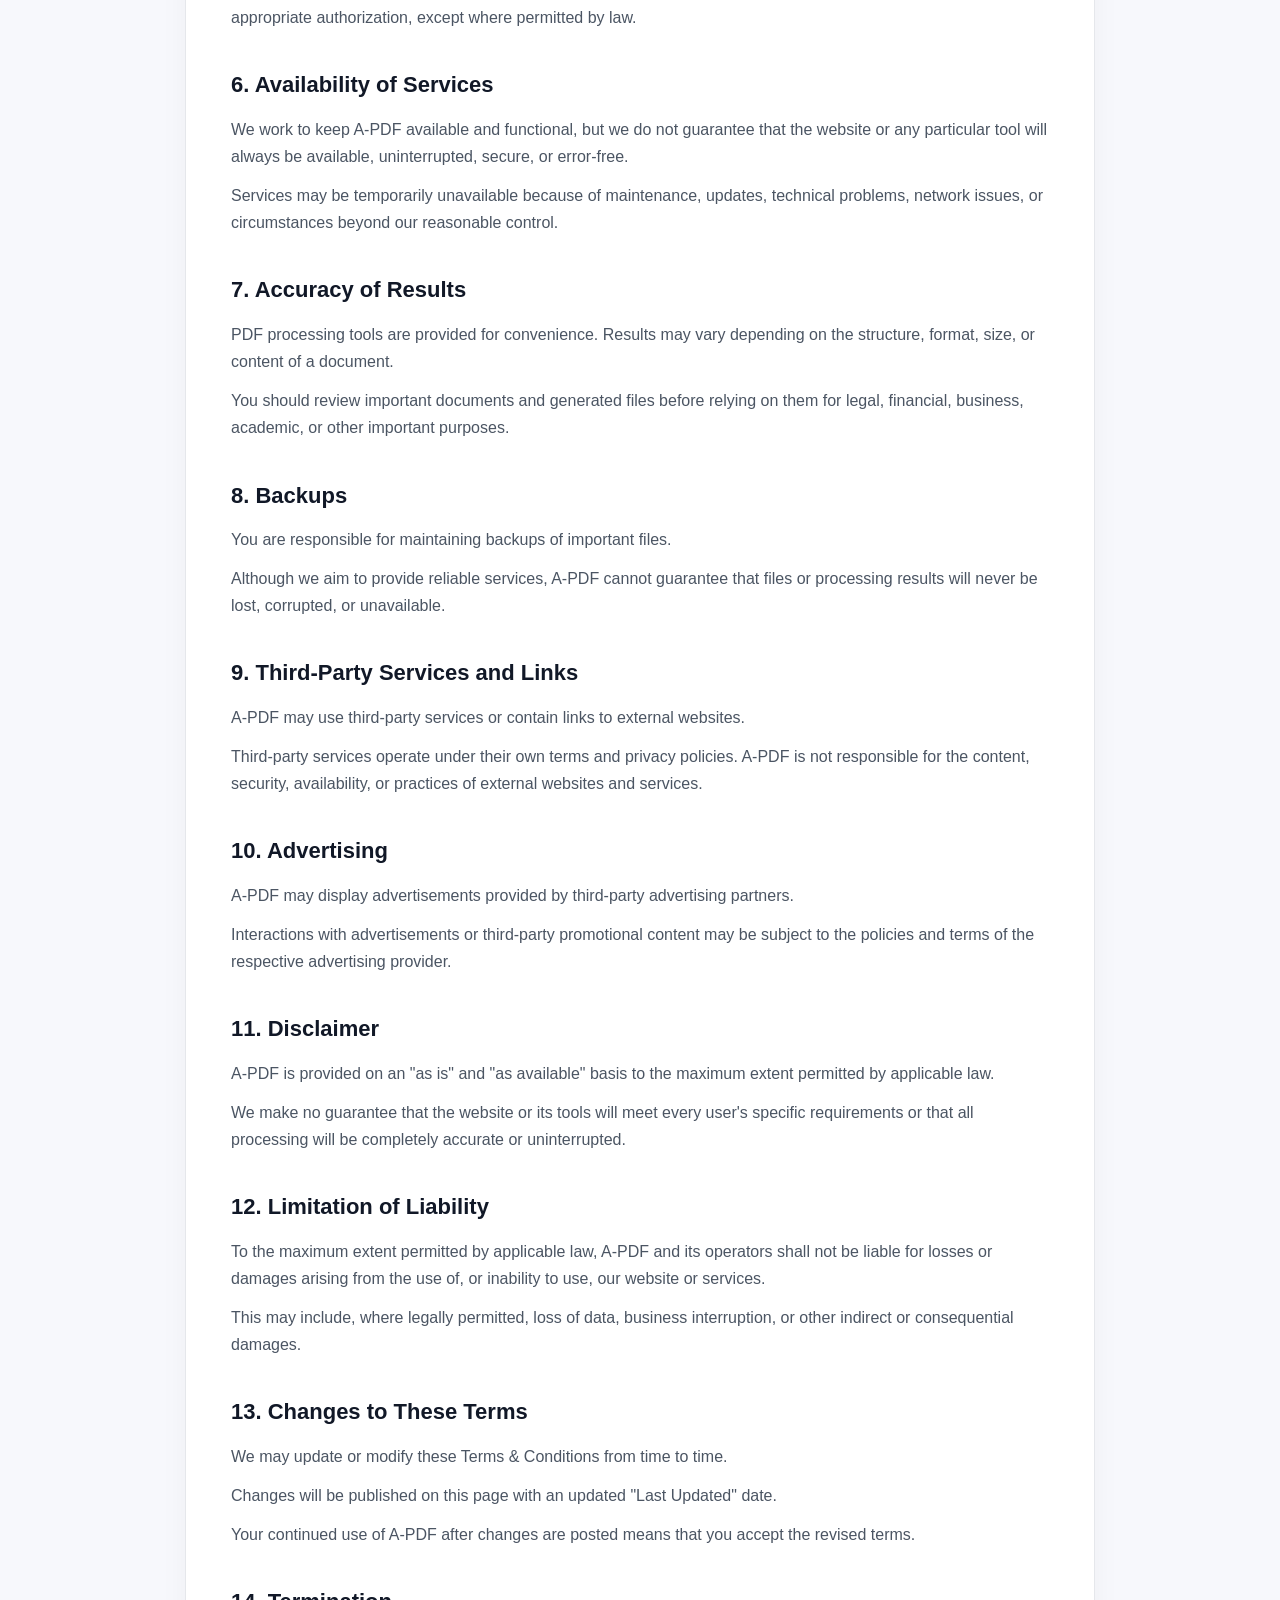
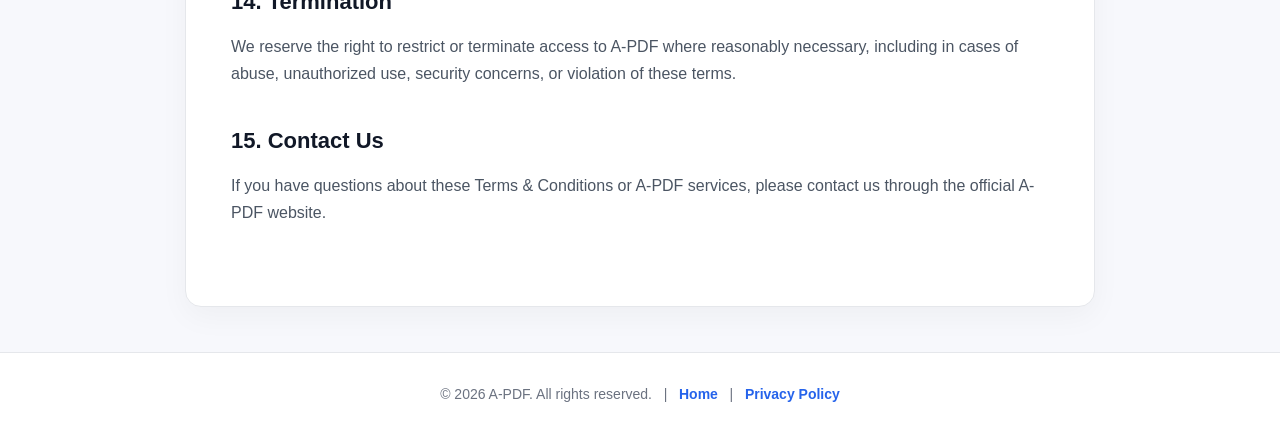
<file: terms.html>
<!DOCTYPE html>

<html lang="en">
<head>
  <meta charset="UTF-8">
  <meta name="viewport" content="width=device-width, initial-scale=1.0">

  <title>Terms &amp; Conditions | A-PDF</title>
  <meta name="description" content="Read the A-PDF Terms and Conditions for using our online PDF tools and services.">

  <style>

    * {
      margin: 0;
      padding: 0;
      box-sizing: border-box;
    }

    html {
      scroll-behavior: smooth;
    }

    body {
      font-family: Arial, Helvetica, sans-serif;
      background: #f7f8fc;
      color: #1f2937;
      line-height: 1.7;

      transition:
        background 0.3s ease,
        color 0.3s ease;
    }


    /* ================= HEADER ================= */

    header {
      height: 70px;

      background: #ffffff;

      border-bottom: 1px solid #e5e7eb;

      display: flex;
      align-items: center;

      padding: 0 7%;

      position: sticky;
      top: 0;

      z-index: 1000;

      transition:
        background 0.3s ease,
        border-color 0.3s ease;
    }


    /* HOME */

    .back-btn {
      display: inline-flex;
      align-items: center;

      gap: 8px;

      text-decoration: none;

      color: #374151;

      font-size: 15px;
      font-weight: 600;

      transition: color 0.25s ease;
    }

    .back-btn:hover {
      color: #2563eb;
    }

    .back-arrow {
      font-size: 25px;

      line-height: 1;

      transition:
        transform 0.25s ease;
    }

    .back-btn:hover .back-arrow {
      transform: translateX(-4px);
    }


    /* LOGO */

    .logo {
      position: absolute;

      left: 50%;
      top: 50%;

      transform: translate(-50%, -50%);

      display: flex;
      align-items: center;
      justify-content: center;

      width: 160px;
      height: 50px;

      text-decoration: none;
    }

    .logo img {
      display: block;

      width: auto;

      height: 38px;

      max-width: 150px;

      object-fit: contain;
    }


    /* THEME BUTTON */

    .theme-btn {
      position: absolute;

      right: 7%;

      width: 42px;
      height: 42px;

      border: 1px solid #e5e7eb;

      border-radius: 50%;

      background: #ffffff;

      color: #111827;

      font-size: 20px;

      cursor: pointer;

      display: flex;
      align-items: center;
      justify-content: center;

      transition:
        background 0.25s ease,
        color 0.25s ease,
        border-color 0.25s ease,
        transform 0.25s ease;
    }

    .theme-btn:hover {
      transform: scale(1.06);
    }


    /* ================= HERO ================= */

    .hero {
      text-align: center;

      padding: 70px 20px 45px;

      background: linear-gradient(
        135deg,
        #eff6ff,
        #ffffff
      );

      transition: background 0.3s ease;
    }

    .hero h1 {
      font-size: clamp(32px, 5vw, 48px);

      color: #111827;

      margin-bottom: 12px;

      transition: color 0.3s ease;
    }

    .hero p {
      color: #6b7280;

      font-size: 16px;
    }


    /* ================= CONTENT ================= */

    .container {
      max-width: 950px;

      margin: 45px auto;

      padding: 0 20px;
    }

    .terms-card {
      background: #ffffff;

      border: 1px solid #e5e7eb;

      border-radius: 16px;

      padding: 45px;

      box-shadow:
        0 10px 30px rgba(0, 0, 0, 0.04);

      transition:
        background 0.3s ease,
        border-color 0.3s ease;
    }


    /* INTRO */

    .intro {
      background: #eff6ff;

      border-left: 4px solid #2563eb;

      padding: 18px;

      border-radius: 8px;

      margin-bottom: 35px;

      color: #374151;

      transition:
        background 0.3s ease,
        color 0.3s ease;
    }


    /* SECTIONS */

    section {
      margin-bottom: 35px;
    }

    h2 {
      font-size: 22px;

      color: #111827;

      margin-bottom: 12px;
    }

    p {
      color: #4b5563;

      margin-bottom: 12px;
    }

    ul {
      padding-left: 22px;

      color: #4b5563;

      margin-bottom: 15px;
    }

    li {
      margin-bottom: 8px;
    }


    /* ================= FOOTER ================= */

    footer {
      text-align: center;

      padding: 30px 20px;

      color: #6b7280;

      font-size: 14px;

      border-top: 1px solid #e5e7eb;

      background: #ffffff;

      transition:
        background 0.3s ease,
        border-color 0.3s ease;
    }

    footer a {
      color: #2563eb;

      text-decoration: none;

      font-weight: 600;
    }


    /* ================= DARK MODE ================= */

    body.dark {
      background: #0f172a;

      color: #e5e7eb;
    }

    body.dark header {
      background: #111827;

      border-color: #1f2937;
    }

    body.dark .back-btn {
      color: #e5e7eb;
    }

    body.dark .back-btn:hover {
      color: #60a5fa;
    }

    body.dark .theme-btn {
      background: #1f2937;

      border-color: #374151;

      color: #f9fafb;
    }

    body.dark .hero {
      background: linear-gradient(
        135deg,
        #111827,
        #0f172a
      );
    }

    body.dark .hero h1 {
      color: #f9fafb;
    }

    body.dark .hero p {
      color: #9ca3af;
    }

    body.dark .terms-card {
      background: #111827;

      border-color: #1f2937;

      box-shadow: none;
    }

    body.dark .intro {
      background: #172554;

      border-color: #3b82f6;

      color: #dbeafe;
    }

    body.dark h2 {
      color: #f9fafb;
    }

    body.dark p,
    body.dark ul {
      color: #cbd5e1;
    }

    body.dark footer {
      background: #111827;

      border-color: #1f2937;

      color: #9ca3af;
    }

    body.dark footer a {
      color: #60a5fa;
    }


    /* ================= MOBILE ================= */

    @media (max-width: 600px) {

      header {
        height: 64px;

        padding: 0 18px;
      }

      .back-btn {
        font-size: 14px;
      }

      .back-arrow {
        font-size: 27px;
      }

      .back-text {
        display: none;
      }

      .logo {
        width: 130px;

        height: 45px;
      }

      .logo img {
        height: 34px;

        max-width: 125px;
      }

      .theme-btn {
        right: 18px;

        width: 38px;
        height: 38px;

        font-size: 18px;
      }

      .hero {
        padding: 50px 20px 35px;
      }

      .hero h1 {
        font-size: 34px;
      }

      .container {
        margin: 30px auto;

        padding: 0 15px;
      }

      .terms-card {
        padding: 25px 20px;

        border-radius: 12px;
      }

      h2 {
        font-size: 20px;
      }

    }

  </style>

</head>

<body>

  <!-- ================= HEADER ================= -->

  <header>

<!-- HOME -->

<a href="index.html" class="back-btn">

  <span class="back-arrow">←</span>

  <span class="back-text">Home</span>

</a>


<!-- LOGO -->

<a href="index.html" class="logo">

  <img
    src="logo.png"
    alt="A-PDF Logo">

</a>


<!-- THEME -->

<button
  id="themeToggle"
  class="theme-btn"
  aria-label="Toggle dark mode"
  title="Toggle theme">

  ☾

</button>


  </header>

  <!-- ================= HERO ================= -->

  <section class="hero">


<h1>
  Terms &amp; Conditions
</h1>

<p>
  Last Updated: September 8, 2026
</p>


  </section>

  <!-- ================= TERMS ================= -->

  <main class="container">


<div class="terms-card">


  <div class="intro">

    By using A-PDF, you agree to these Terms &amp; Conditions.
    Please read them carefully before using our website and PDF tools.

  </div>



  <section>

    <h2>1. Acceptance of Terms</h2>

    <p>
      Welcome to <strong>A-PDF</strong>. By accessing or using our
      website, services, or PDF tools, you agree to comply with and
      be bound by these Terms &amp; Conditions.
    </p>

    <p>
      If you do not agree with these terms, please stop using A-PDF.
    </p>

  </section>



  <section>

    <h2>2. Use of A-PDF</h2>

    <p>
      A-PDF provides online PDF-related tools and services intended
      for legitimate personal, educational, and professional use.
    </p>

    <p>
      You agree to use A-PDF only for lawful purposes and in a way
      that does not interfere with the operation or security of
      the website.
    </p>

  </section>



  <section>

    <h2>3. User Responsibilities</h2>

    <p>
      When using A-PDF, you agree that you will not:
    </p>

    <ul>

      <li>
        Use the website for illegal or unauthorized purposes.
      </li>

      <li>
        Upload, process, or distribute content that violates
        applicable laws.
      </li>

      <li>
        Upload files that infringe another person's copyright,
        trademark, privacy, or other intellectual property rights.
      </li>

      <li>
        Attempt to gain unauthorized access to our website,
        servers, systems, or services.
      </li>

      <li>
        Attempt to damage, disrupt, overload, or interfere with
        the normal operation of A-PDF.
      </li>

      <li>
        Use automated tools or scripts in a way that abuses or
        overloads our services.
      </li>

    </ul>

  </section>



  <section>

    <h2>4. Your Files and Content</h2>

    <p>
      You are responsible for the documents and other content you
      use with A-PDF.
    </p>

    <p>
      You confirm that you have the necessary rights and permissions
      to upload, edit, convert, compress, or otherwise process the
      files you use with our tools.
    </p>

    <p>
      A-PDF does not claim ownership of your personal documents.
    </p>

  </section>



  <section>

    <h2>5. Intellectual Property</h2>

    <p>
      The A-PDF name, branding, logo, website design, original text,
      graphics, software, and other original materials are protected
      by applicable intellectual property laws.
    </p>

    <p>
      You may not copy, reproduce, modify, distribute, sell, or
      commercially exploit A-PDF's original materials without
      appropriate authorization, except where permitted by law.
    </p>

  </section>



  <section>

    <h2>6. Availability of Services</h2>

    <p>
      We work to keep A-PDF available and functional, but we do not
      guarantee that the website or any particular tool will always
      be available, uninterrupted, secure, or error-free.
    </p>

    <p>
      Services may be temporarily unavailable because of maintenance,
      updates, technical problems, network issues, or circumstances
      beyond our reasonable control.
    </p>

  </section>



  <section>

    <h2>7. Accuracy of Results</h2>

    <p>
      PDF processing tools are provided for convenience. Results may
      vary depending on the structure, format, size, or content of
      a document.
    </p>

    <p>
      You should review important documents and generated files before
      relying on them for legal, financial, business, academic, or
      other important purposes.
    </p>

  </section>



  <section>

    <h2>8. Backups</h2>

    <p>
      You are responsible for maintaining backups of important files.
    </p>

    <p>
      Although we aim to provide reliable services, A-PDF cannot
      guarantee that files or processing results will never be lost,
      corrupted, or unavailable.
    </p>

  </section>



  <section>

    <h2>9. Third-Party Services and Links</h2>

    <p>
      A-PDF may use third-party services or contain links to external
      websites.
    </p>

    <p>
      Third-party services operate under their own terms and privacy
      policies. A-PDF is not responsible for the content, security,
      availability, or practices of external websites and services.
    </p>

  </section>



  <section>

    <h2>10. Advertising</h2>

    <p>
      A-PDF may display advertisements provided by third-party
      advertising partners.
    </p>

    <p>
      Interactions with advertisements or third-party promotional
      content may be subject to the policies and terms of the
      respective advertising provider.
    </p>

  </section>



  <section>

    <h2>11. Disclaimer</h2>

    <p>
      A-PDF is provided on an "as is" and "as available" basis to the
      maximum extent permitted by applicable law.
    </p>

    <p>
      We make no guarantee that the website or its tools will meet
      every user's specific requirements or that all processing will
      be completely accurate or uninterrupted.
    </p>

  </section>



  <section>

    <h2>12. Limitation of Liability</h2>

    <p>
      To the maximum extent permitted by applicable law, A-PDF and
      its operators shall not be liable for losses or damages arising
      from the use of, or inability to use, our website or services.
    </p>

    <p>
      This may include, where legally permitted, loss of data,
      business interruption, or other indirect or consequential
      damages.
    </p>

  </section>



  <section>

    <h2>13. Changes to These Terms</h2>

    <p>
      We may update or modify these Terms &amp; Conditions from time
      to time.
    </p>

    <p>
      Changes will be published on this page with an updated
      "Last Updated" date.
    </p>

    <p>
      Your continued use of A-PDF after changes are posted means that
      you accept the revised terms.
    </p>

  </section>



  <section>

    <h2>14. Termination</h2>

    <p>
      We reserve the right to restrict or terminate access to A-PDF
      where reasonably necessary, including in cases of abuse,
      unauthorized use, security concerns, or violation of these terms.
    </p>

  </section>



  <section>

    <h2>15. Contact Us</h2>

    <p>
      If you have questions about these Terms &amp; Conditions or
      A-PDF services, please contact us through the official A-PDF
      website.
    </p>

  </section>


</div>


  </main>

  <!-- ================= FOOTER ================= -->

  <footer>


© 2026 A-PDF. All rights reserved.

&nbsp; | &nbsp;

<a href="index.html">Home</a>

&nbsp; | &nbsp;

<a href="privacy-policy.html">
  Privacy Policy
</a>


  </footer>

  <!-- ================= THEME SCRIPT ================= -->

  <script>

    const themeToggle =
      document.getElementById("themeToggle");


    /* LOAD SAVED THEME */

    const savedTheme =
      localStorage.getItem("a-pdf-theme");


    if (savedTheme === "dark") {

      document.body.classList.add("dark");

      themeToggle.textContent = "☀";

    } else {

      themeToggle.textContent = "☾";

    }


    /* TOGGLE THEME */

    themeToggle.addEventListener("click", function () {

      document.body.classList.toggle("dark");


      const isDark =
        document.body.classList.contains("dark");


      if (isDark) {

        themeToggle.textContent = "☀";

        localStorage.setItem(
          "a-pdf-theme",
          "dark"
        );

      } else {

        themeToggle.textContent = "☾";

        localStorage.setItem(
          "a-pdf-theme",
          "light"
        );

      }

    });

  </script>

</body>
</html>
</file>
<file: style.css>
:root {
  --bg: #f8fafc;
  --surface: #ffffff;
  --surface-2: #f1f5f9;
  --text: #111827;
  --muted: #64748b;
  --border: #e2e8f0;
  --primary: #2563eb;
  --primary-dark: #1d4ed8;
  --shadow: 0 10px 30px rgba(15, 23, 42, 0.08);
}

.logo-image {
  width: 42px;
  height: 42px;
  object-fit: contain;
  display: block;
  border-radius: 10px;
}

body.dark {
  --bg: #0b1120;
  --surface: #111827;
  --surface-2: #172033;
  --text: #f8fafc;
  --muted: #94a3b8;
  --border: #263244;
  --primary: #3b82f6;
  --primary-dark: #2563eb;
  --shadow: 0 10px 30px rgba(0, 0, 0, 0.25);
}

* {
  margin: 0;
  padding: 0;
  box-sizing: border-box;
}

html {
  scroll-behavior: smooth;
}

body {
  font-family: "Inter", sans-serif;
  background: var(--bg);
  color: var(--text);
  transition: 0.3s;
}

button,
a {
  font-family: inherit;
}

button {
  cursor: pointer;
}

/* NAVBAR */

/* FIXED NAVBAR */

.navbar {
  position: fixed;
  top: 0;
  left: 0;
  width: 100%;
  height: 76px;
  display: flex;
  align-items: center;
  justify-content: space-between;

  padding: 0 max(25px, calc((100% - 1200px) / 2));

  background: rgba(248, 250, 252, 0.85);
  backdrop-filter: blur(15px);
  -webkit-backdrop-filter: blur(15px);

  border-bottom: 1px solid var(--border);
  z-index: 9999;

  transition: background 0.3s ease;
}

body.dark .navbar {
  background: rgba(11, 17, 32, 0.85);
}

.logo {
  display: flex;
  align-items: center;
  gap: 10px;
  text-decoration: none;
  color: var(--text);
  font-size: 20px;
  font-weight: 800;
}

.logo-icon {
  width: 38px;
  height: 38px;
  display: grid;
  place-items: center;
  border-radius: 11px;
  background: var(--primary);
  color: white;
  font-weight: 800;
}

.nav-links {
  display: flex;
  gap: 30px;
}

.nav-links a {
  text-decoration: none;
  color: var(--muted);
  font-size: 14px;
  font-weight: 500;
}

.nav-links a:hover {
  color: var(--primary);
}

.theme-btn {
  width: 42px;
  height: 42px;
  border-radius: 12px;
  border: 1px solid var(--border);
  background: var(--surface);
  color: var(--text);
}

/* HERO */

.hero {
  max-width: 900px;
  margin: auto;
  padding: 150px 25px 110px;
  text-align: center;
}

.hero-badge,
.section-tag {
  display: inline-flex;
  align-items: center;
  gap: 8px;
  color: var(--primary);
  font-size: 12px;
  font-weight: 700;
  letter-spacing: 0.08em;
}

.hero-badge {
  padding: 9px 15px;
  border: 1px solid var(--border);
  background: var(--surface);
  border-radius: 100px;
  letter-spacing: 0;
  box-shadow: var(--shadow);
}

.hero h1 {
  font-size: clamp(42px, 7vw, 76px);
  line-height: 1.05;
  margin: 25px 0;
  letter-spacing: -0.05em;
}

.hero h1 span {
  color: var(--primary);
}

.hero > p {
  max-width: 650px;
  margin: auto;
  color: var(--muted);
  font-size: 18px;
  line-height: 1.7;
}

.hero-buttons {
  display: flex;
  justify-content: center;
  gap: 12px;
  margin-top: 30px;
}

.btn {
  padding: 14px 22px;
  border-radius: 12px;
  border: none;
  text-decoration: none;
  font-weight: 600;
  display: inline-flex;
  align-items: center;
  gap: 10px;
}

.btn-primary {
  background: var(--primary);
  color: white;
}

.btn-primary:hover {
  background: var(--primary-dark);
  transform: translateY(-2px);
}

.btn-secondary {
  background: var(--surface);
  border: 1px solid var(--border);
  color: var(--text);
}

.trust-row {
  display: flex;
  justify-content: center;
  flex-wrap: wrap;
  gap: 25px;
  margin-top: 30px;
  color: var(--muted);
  font-size: 13px;
}

.trust-row i {
  color: #22c55e;
}

/* FEATURED */

.featured {
  max-width: 1150px;
  margin: auto;
  padding: 70px;
  border-radius: 30px;
  background: var(--surface);
  border: 1px solid var(--border);
  display: grid;
  grid-template-columns: 1fr 1fr;
  gap: 70px;
  box-shadow: var(--shadow);
}

.featured h2 {
  font-size: 42px;
  margin: 15px 0;
  letter-spacing: -0.04em;
}

.featured p {
  color: var(--muted);
  line-height: 1.7;
}

.featured ul {
  list-style: none;
  margin: 25px 0;
}

.featured li {
  margin: 13px 0;
  font-size: 14px;
}

.featured li i {
  color: #22c55e;
  margin-right: 10px;
}

.fake-window {
  border-radius: 20px;
  overflow: hidden;
  border: 1px solid var(--border);
  background: var(--surface-2);
  box-shadow: var(--shadow);
}

.window-top {
  height: 45px;
  display: flex;
  align-items: center;
  gap: 7px;
  padding-left: 15px;
  background: var(--surface);
  border-bottom: 1px solid var(--border);
}

.window-top span {
  width: 9px;
  height: 9px;
  border-radius: 50%;
  background: #cbd5e1;
}

.fake-toolbar {
  padding: 13px;
  display: flex;
  gap: 20px;
  color: var(--primary);
}

.fake-paper {
  width: 70%;
  height: 300px;
  margin: 10px auto 30px;
  padding: 30px;
  background: white;
  box-shadow: 0 10px 25px rgba(0,0,0,.1);
}

.paper-title {
  height: 15px;
  width: 60%;
  background: #cbd5e1;
  margin-bottom: 20px;
}

.paper-line {
  height: 8px;
  background: #e2e8f0;
  margin: 12px 0;
}

.short {
  width: 65%;
}

.medium {
  width: 80%;
}

.fake-image {
  height: 70px;
  width: 100%;
  margin: 20px 0;
  background: #dbeafe;
}

/* TOOLS */

.tools-section {
  max-width: 1250px;
  margin: auto;
  padding: 130px 25px;
}

.section-heading {
  display: flex;
  justify-content: space-between;
  align-items: end;
  margin-bottom: 70px;
}

.section-heading h2 {
  font-size: 48px;
  margin-top: 12px;
  letter-spacing: -0.04em;
}

.section-heading p {
  color: var(--muted);
}

.tool-category {
  margin-bottom: 70px;
}

.tool-category > h3 {
  font-size: 20px;
  margin-bottom: 25px;
}

.tool-category > h3 i {
  color: var(--primary);
  margin-right: 8px;
}

.tools-grid {
  display: grid;
  grid-template-columns: repeat(3, 1fr);
  gap: 18px;
}

.tool-card {
  text-align: left;
  padding: 25px;
  border-radius: 20px;
  border: 1px solid var(--border);
  background: var(--surface);
  color: var(--text);
  transition: .25s;
}

.tool-card:hover {
  transform: translateY(-5px);
  box-shadow: var(--shadow);
  border-color: var(--primary);
}

.tool-icon {
  width: 46px;
  height: 46px;
  display: grid;
  place-items: center;
  border-radius: 13px;
  margin-bottom: 20px;
}

.blue {
  background: #dbeafe;
  color: #2563eb;
}

.purple {
  background: #ede9fe;
  color: #7c3aed;
}

.orange {
  background: #ffedd5;
  color: #ea580c;
}

.green {
  background: #dcfce7;
  color: #16a34a;
}

.pink {
  background: #fce7f3;
  color: #db2777;
}

.red {
  background: #fee2e2;
  color: #dc2626;
}

.tool-card h4 {
  font-size: 17px;
  margin-bottom: 8px;
}

.tool-card p {
  color: var(--muted);
  line-height: 1.6;
  font-size: 13px;
}

/* PRIVACY */

.privacy {
  max-width: 900px;
  margin: 0 auto 120px;
  padding: 80px 30px;
  text-align: center;
}

.privacy-icon {
  width: 70px;
  height: 70px;
  margin: auto;
  display: grid;
  place-items: center;
  border-radius: 22px;
  background: #dbeafe;
  color: var(--primary);
  font-size: 28px;
}

.privacy h2 {
  font-size: 42px;
  margin: 25px 0 15px;
}

.privacy > p {
  max-width: 650px;
  margin: auto;
  color: var(--muted);
  line-height: 1.7;
}

.privacy-items {
  display: flex;
  justify-content: center;
  flex-wrap: wrap;
  gap: 30px;
  margin-top: 35px;
}

.privacy-items div {
  display: flex;
  gap: 10px;
  align-items: center;
  font-size: 14px;
  font-weight: 600;
}

.privacy-items i {
  color: #22c55e;
}

/* FOOTER */

footer {
  border-top: 1px solid var(--border);
  padding: 50px 25px 30px;
}

.footer-brand,
.footer-bottom {
  max-width: 1200px;
  margin: auto;
}

.footer-brand p {
  color: var(--muted);
  margin-top: 15px;
}

.footer-bottom {
  margin-top: 50px;
  padding-top: 25px;
  border-top: 1px solid var(--border);
  display: flex;
  justify-content: space-between;
  color: var(--muted);
  font-size: 13px;
}

/* MOBILE */

@media (max-width: 850px) {

  .nav-links {
    display: none;
  }

  .hero {
  padding: 120px 25px 110px;
  }

  .hero h1 {
    font-size: 48px;
  }

  .featured {
    margin: 0 18px;
    padding: 35px 25px;
    grid-template-columns: 1fr;
    gap: 40px;
  }

  .featured h2 {
    font-size: 34px;
  }

  .section-heading {
    display: block;
    margin-bottom: 45px;
  }

  .section-heading p {
    margin-top: 15px;
  }

  /* =========================
   FOOTER
========================= */

.site-footer {
  background: #0b0b0b;
  color: white;
  padding: 50px 8% 20px;
  margin-top: 70px;
  border-top: 1px solid #222;
}

.footer-container {
  display: grid;
  grid-template-columns: 2fr 1fr 1fr;
  gap: 50px;
  max-width: 1200px;
  margin: auto;
}

.footer-brand h2 {
  font-size: 28px;
  margin-bottom: 12px;
}

.footer-brand p {
  color: #aaa;
  line-height: 1.6;
  max-width: 300px;
}

.footer-column {
  display: flex;
  flex-direction: column;
  gap: 12px;
}

.footer-column h3 {
  font-size: 18px;
  margin-bottom: 8px;
}

.footer-column a {
  color: #aaa;
  text-decoration: none;
  transition: 0.3s;
}

.footer-column a:hover {
  color: #ffffff;
  transform: translateX(4px);
}

.footer-column i {
  width: 22px;
}

.footer-bottom {
  border-top: 1px solid #222;
  margin-top: 35px;
  padding-top: 20px;
  text-align: center;
  color: #777;
  font-size: 14px;
}

  .tools-grid {
    grid-template-columns: repeat(2, 1fr);
  }

}

@media (max-width: 520px) {

  .navbar {
    padding: 0 18px;
  }

  .hero h1 {
    font-size: 40px;
  }

  .hero > p {
    font-size: 16px;
  }

  .hero-buttons {
    flex-direction: column;
  }

  .hero-buttons .btn {
    justify-content: center;
  }

  .trust-row {
    gap: 12px;
    flex-direction: column;
  }

  .tools-section {
    padding: 90px 18px;
  }

  .section-heading h2 {
    font-size: 38px;
  }

  .tools-grid {
    grid-template-columns: 1fr;
  }

  .tool-card {
    padding: 22px;
  }

  .privacy h2 {
    font-size: 34px;
  }

  .site-footer {
    padding: 40px 25px 20px;
  }

  .footer-container {
    grid-template-columns: 1fr;
    gap: 35px;
  }

  .footer-bottom {
    flex-direction: column;
    gap: 12px;
  }

}
</file>
